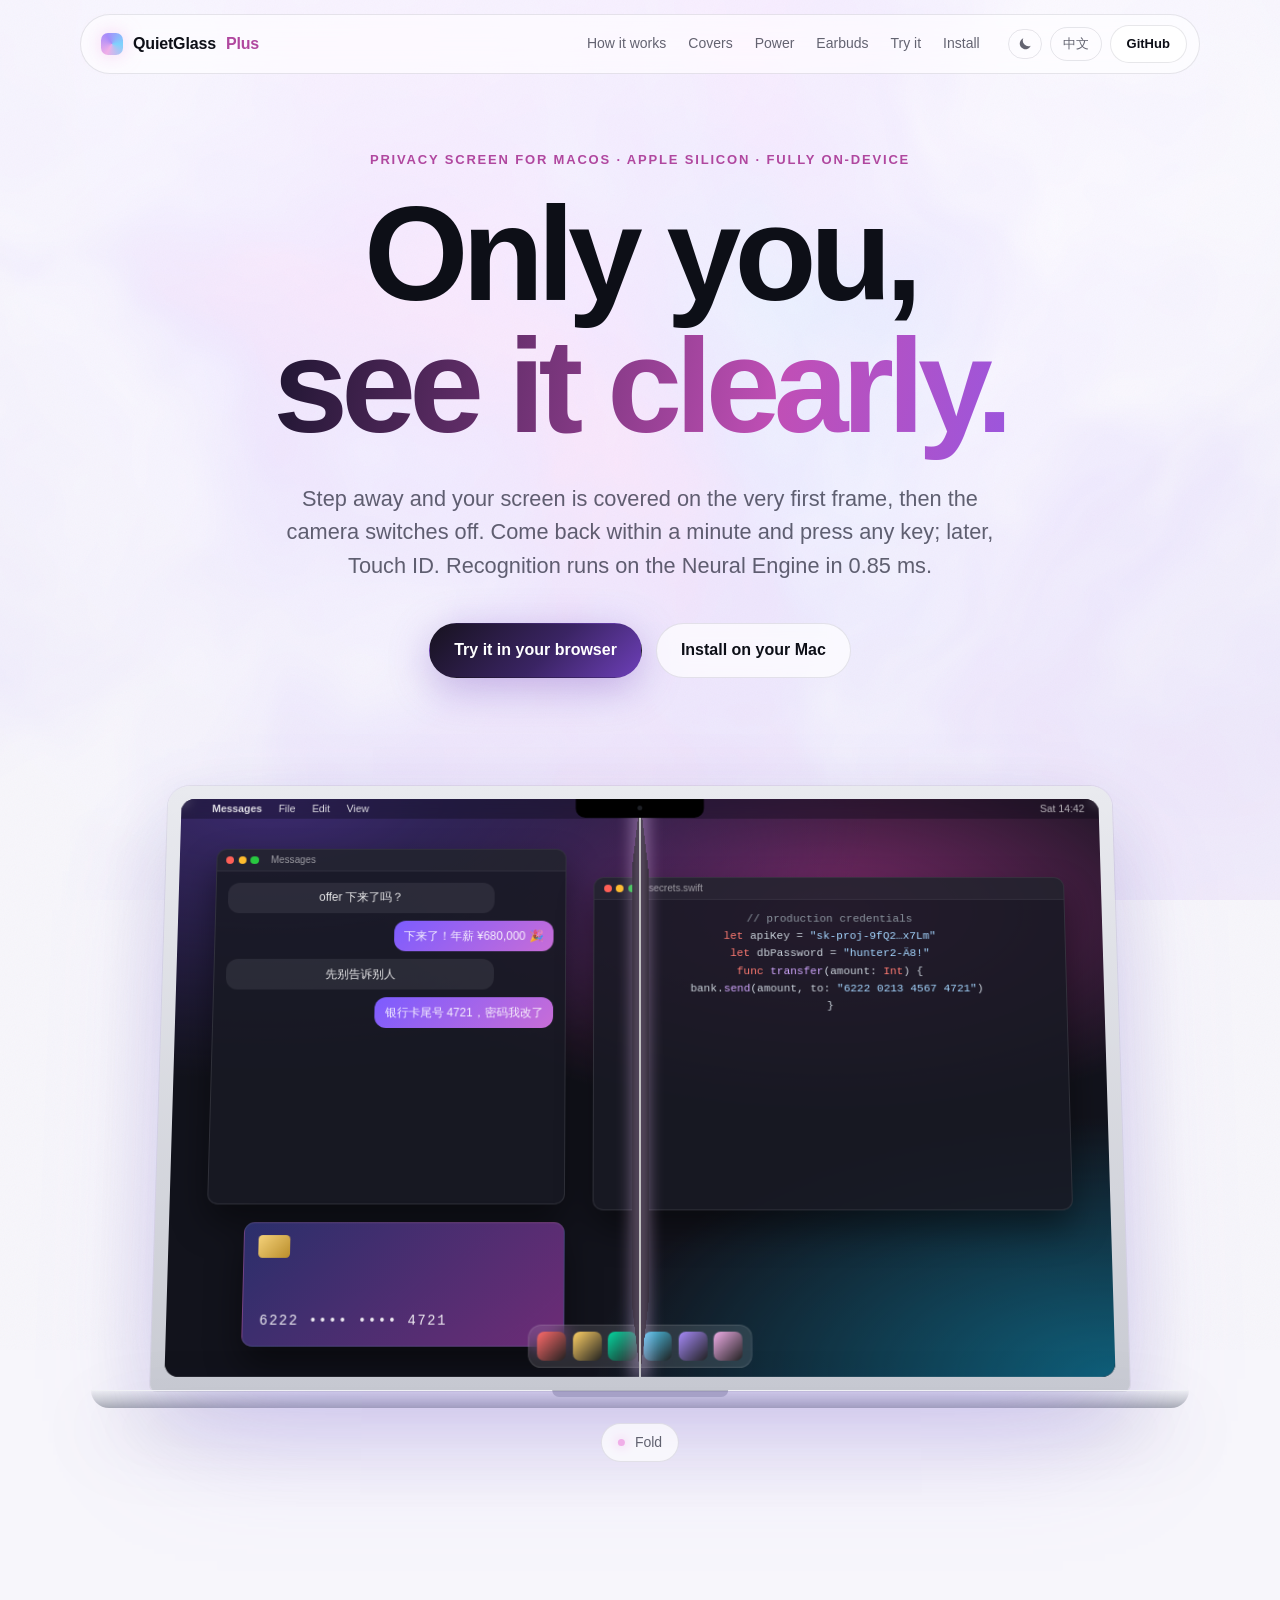
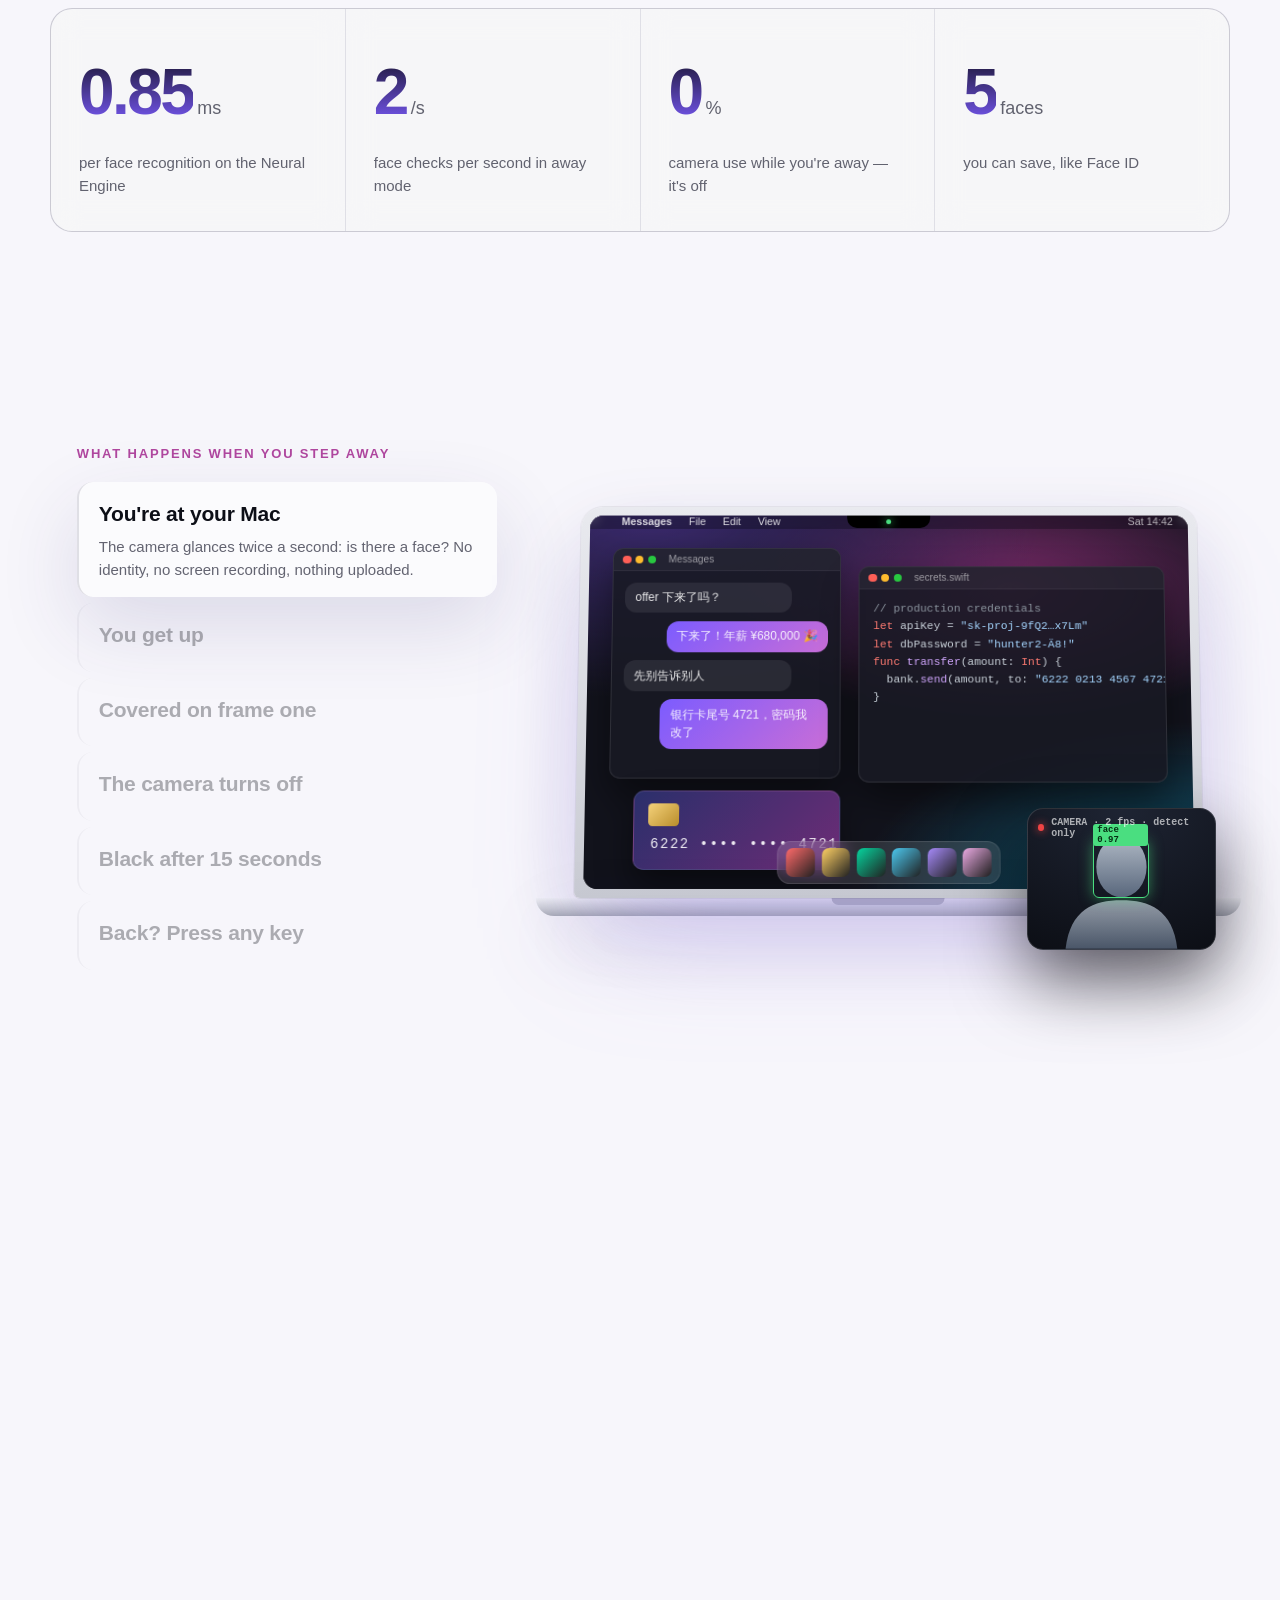
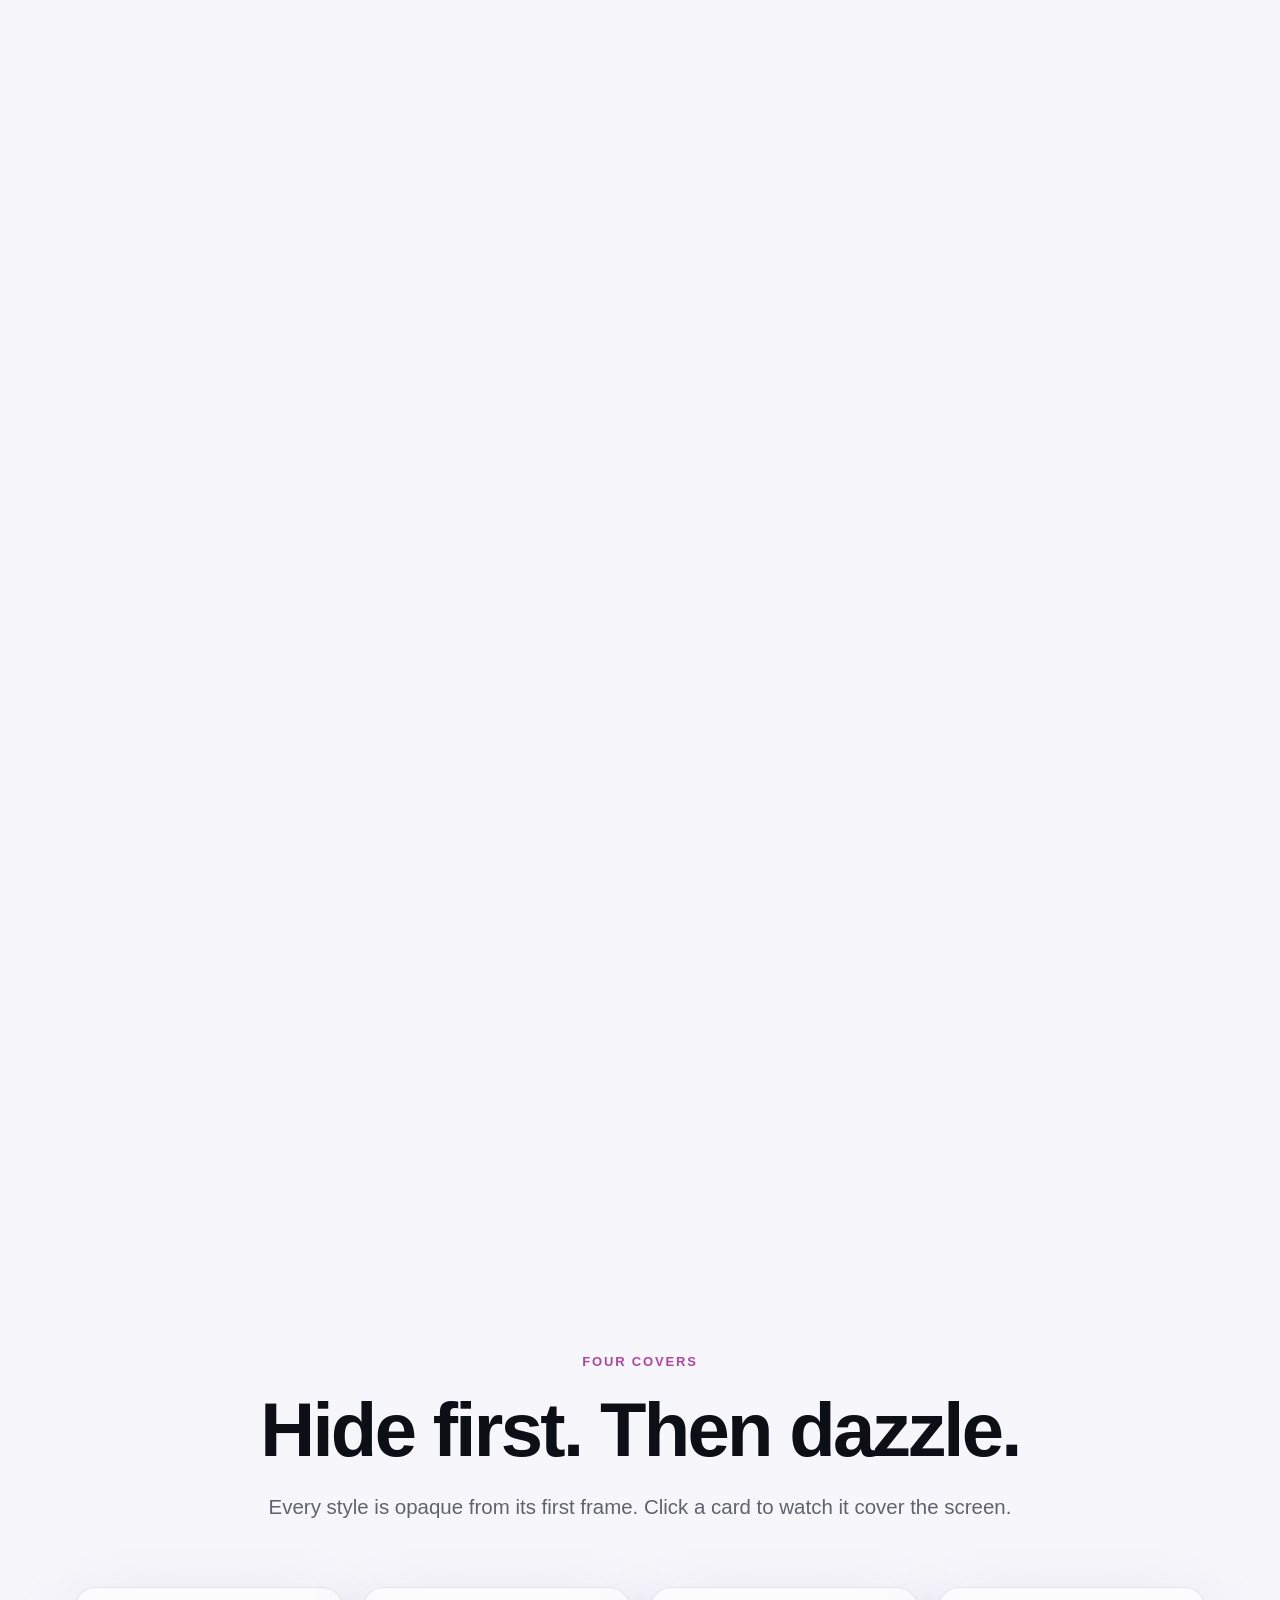
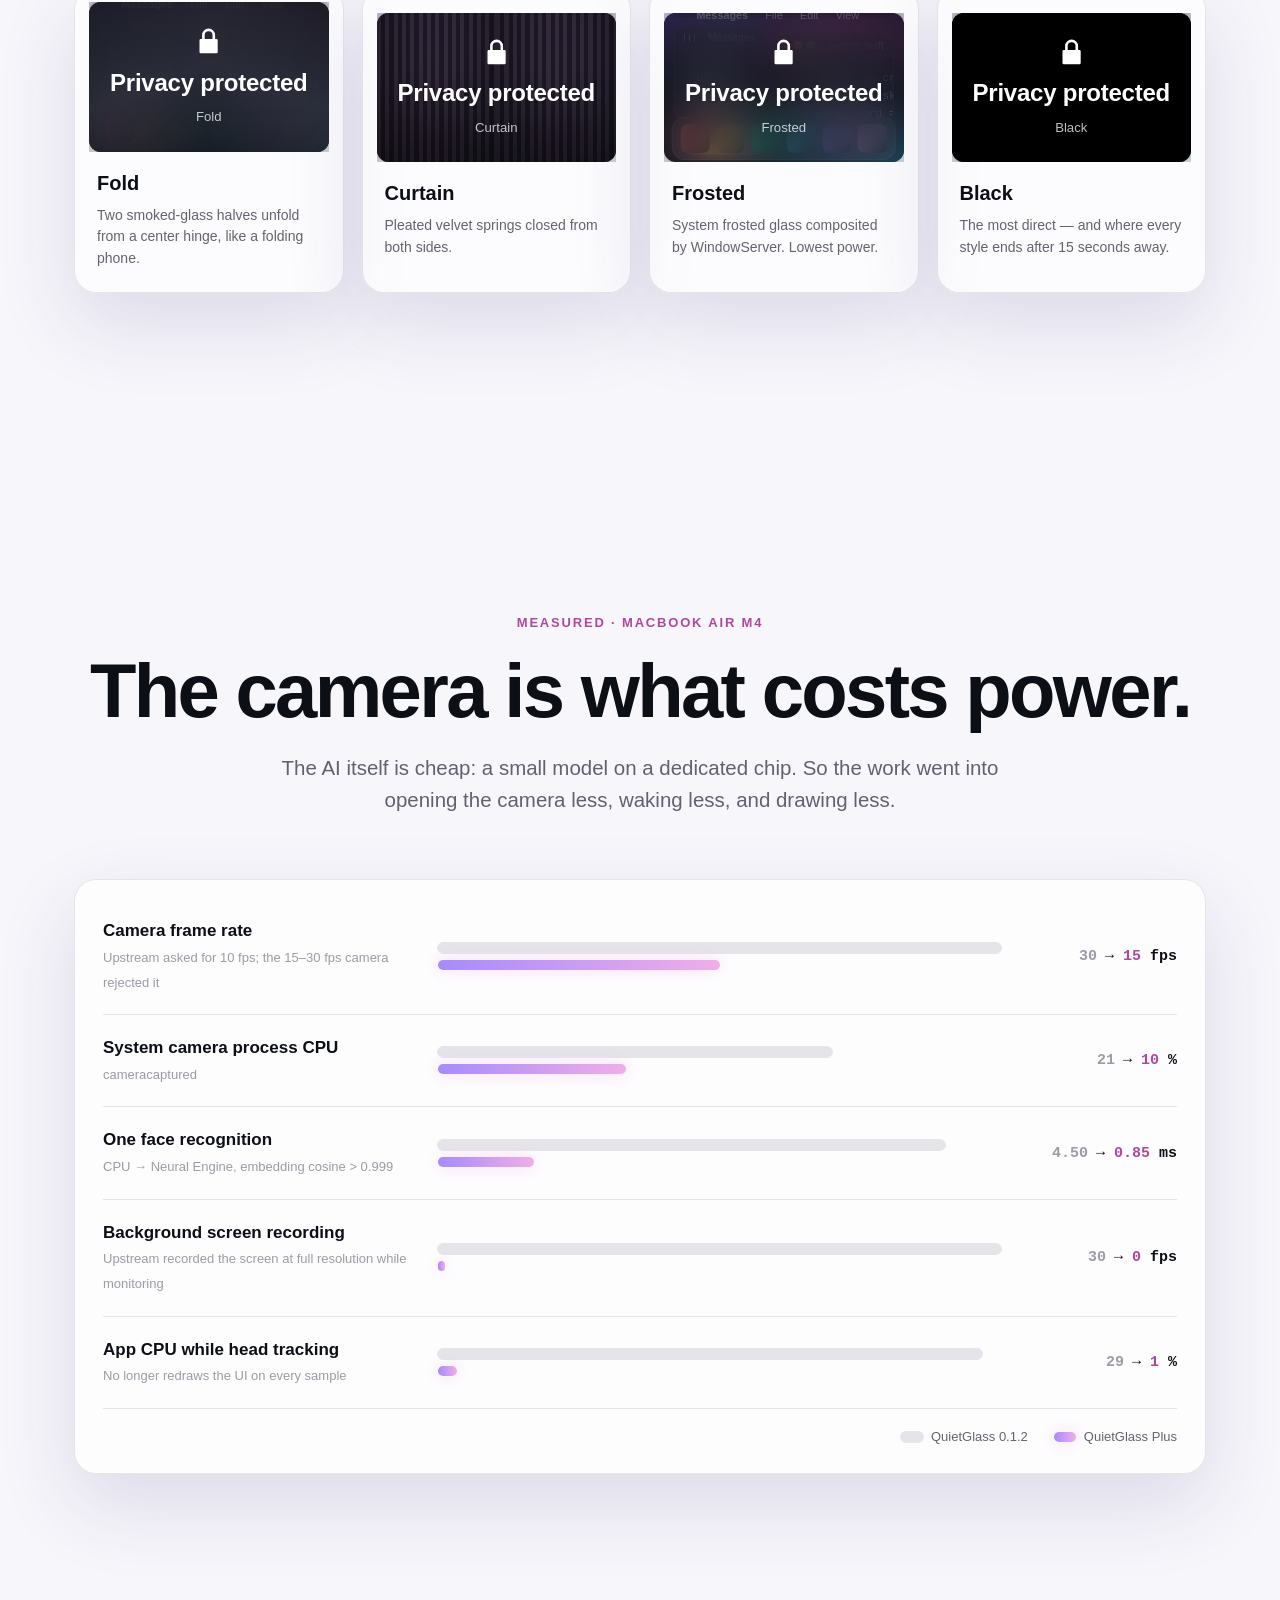
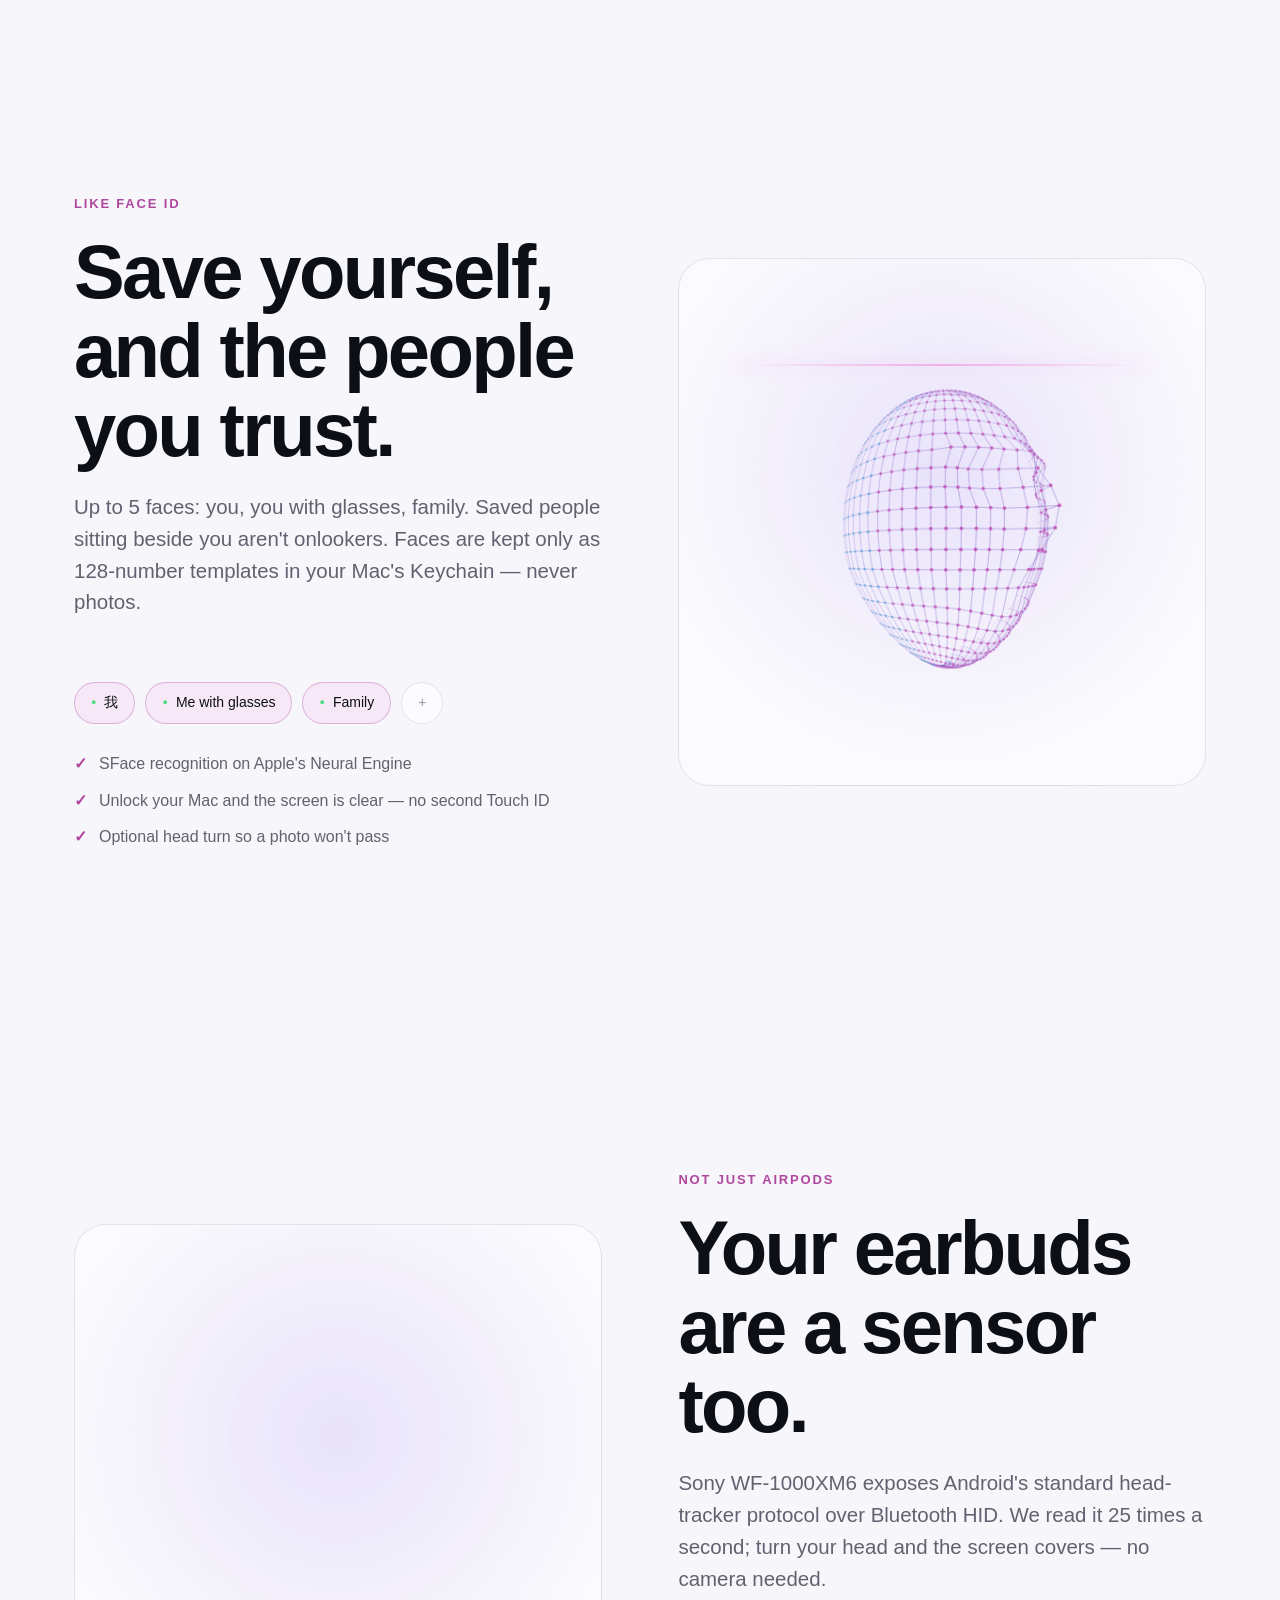
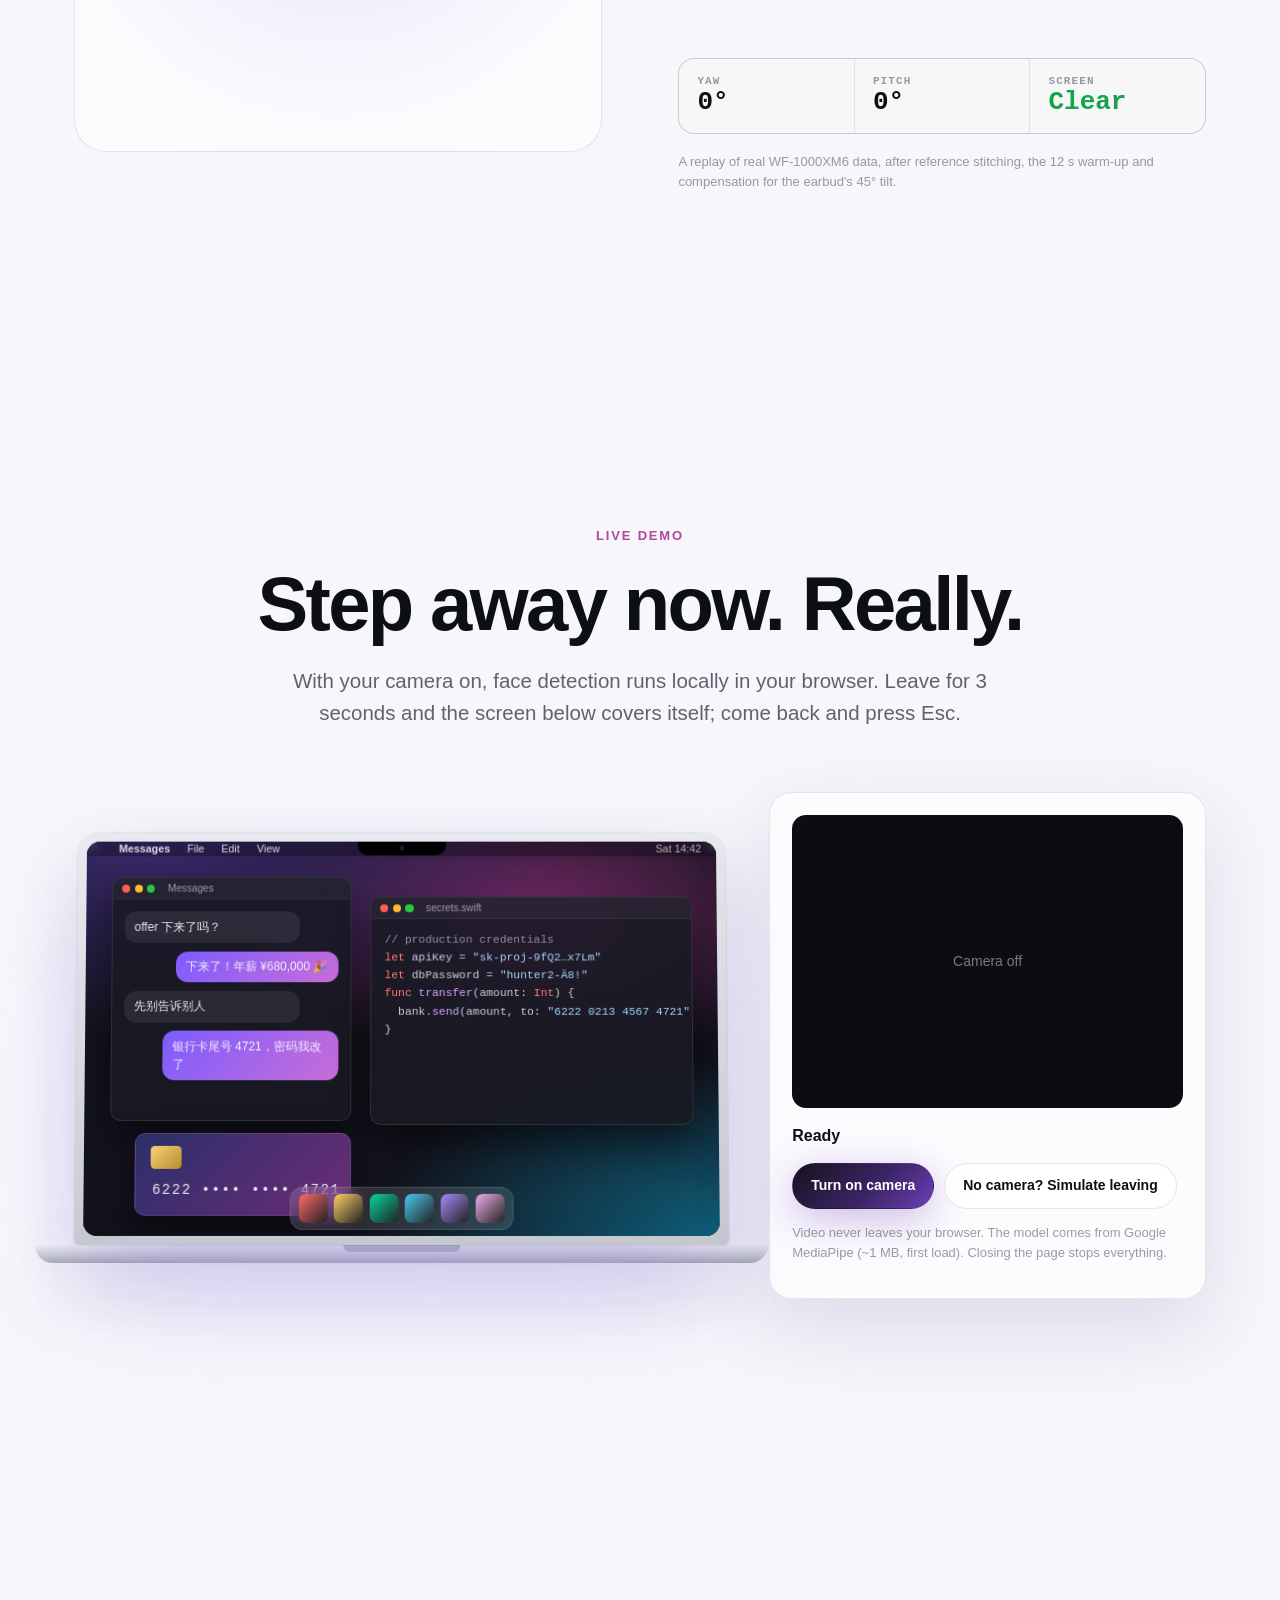
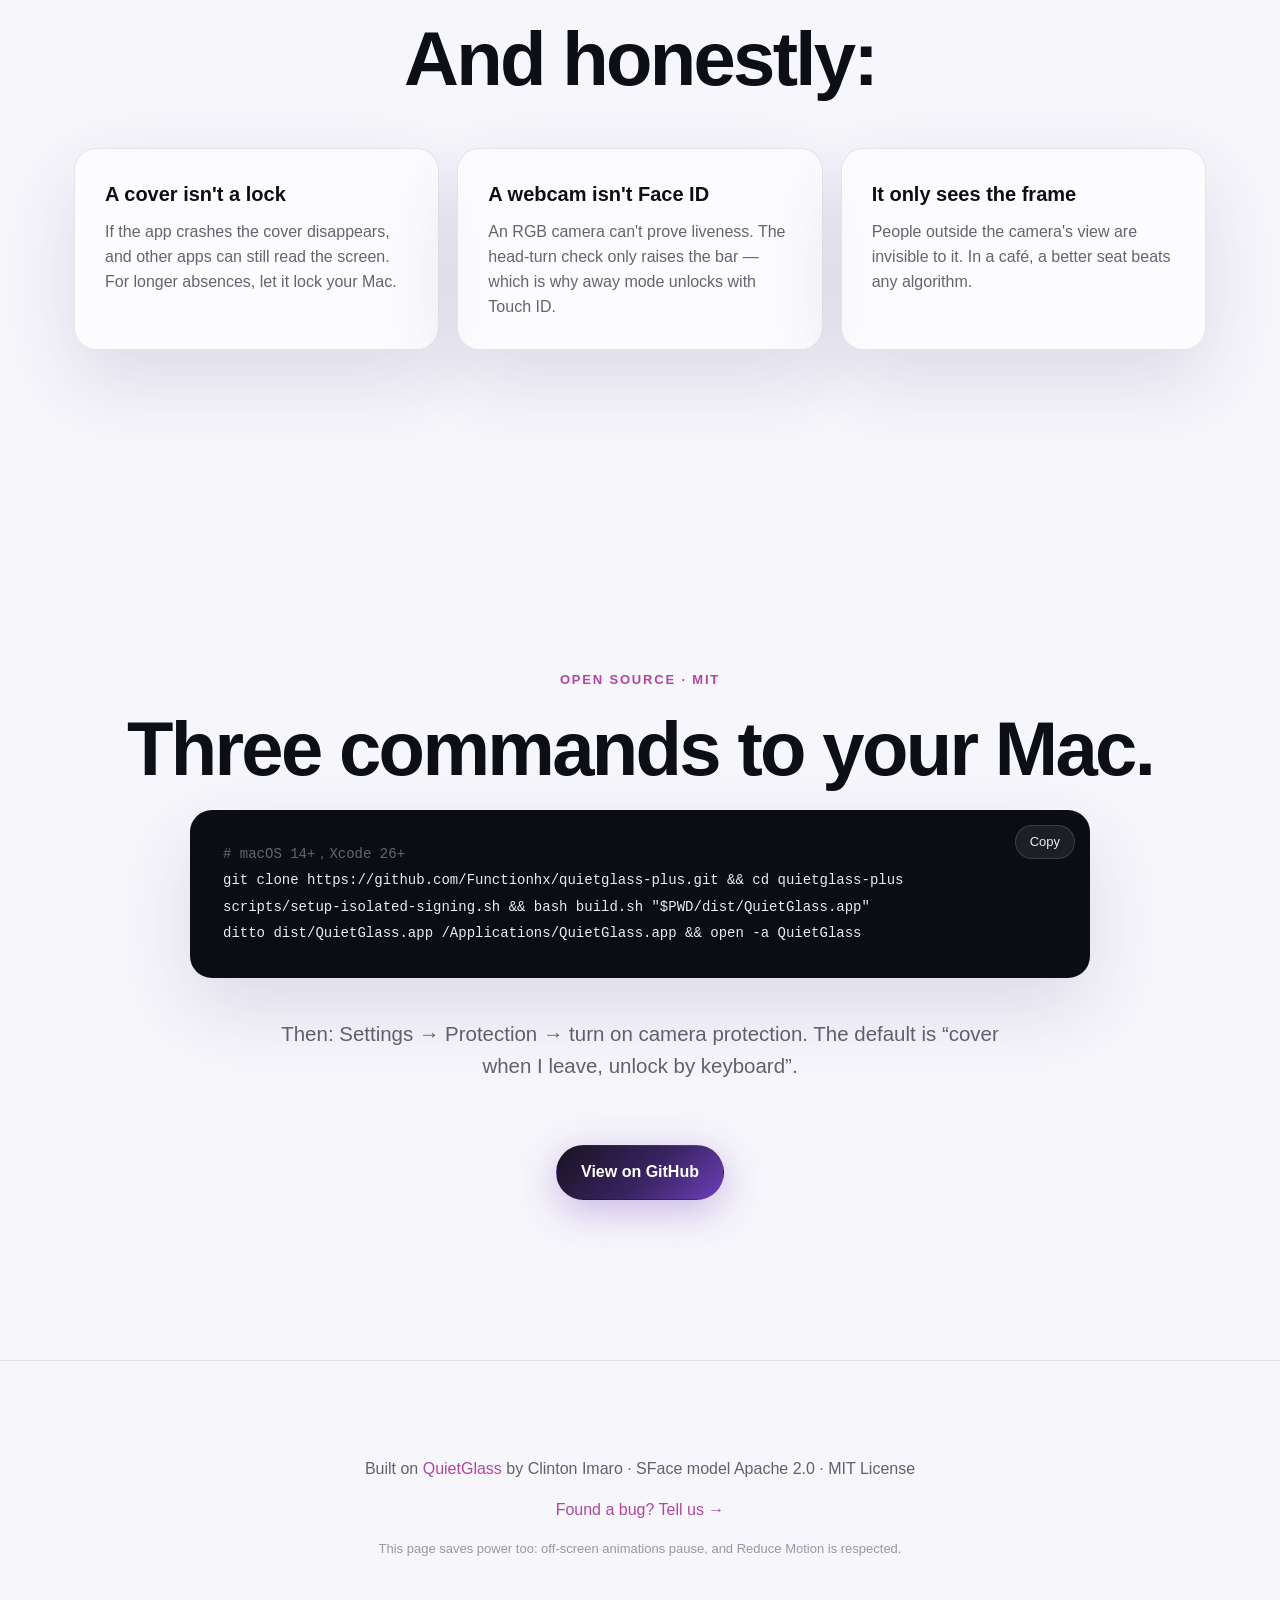
<file: site/index.html>
<!doctype html>
<html lang="zh-Hans">
<head>
  <meta charset="utf-8">
  <meta name="viewport" content="width=device-width, initial-scale=1">
  <title>QuietGlass Plus — 只有你在，屏幕才清晰</title>
  <meta name="description" content="为 Mac 打造的低功耗 AI 隐私屏：离开即遮挡，回来一键解锁。全部在本机运行。">
  <meta name="theme-color" content="#05060a" media="(prefers-color-scheme: dark)">
  <meta name="theme-color" content="#f7f6fb" media="(prefers-color-scheme: light)">
  <script>
    (() => { const saved = localStorage.getItem("qg-theme");
      document.documentElement.dataset.theme = saved || (matchMedia("(prefers-color-scheme: light)").matches ? "light" : "dark"); })();
  </script>
  <link rel="icon" href="data:image/svg+xml,%3Csvg xmlns='http://www.w3.org/2000/svg' viewBox='0 0 32 32'%3E%3Cdefs%3E%3ClinearGradient id='g' x1='0' y1='0' x2='1' y2='1'%3E%3Cstop offset='0' stop-color='%23f0aee8'/%3E%3Cstop offset='.5' stop-color='%23a78bfa'/%3E%3Cstop offset='1' stop-color='%237dd3fc'/%3E%3C/linearGradient%3E%3C/defs%3E%3Crect width='32' height='32' rx='9' fill='url(%23g)'/%3E%3C/svg%3E">
  <link rel="stylesheet" href="styles.css">
</head>
<body>
  <canvas id="aurora" aria-hidden="true"></canvas>
  <div class="grain" aria-hidden="true"></div>

  <nav class="nav">
    <a class="brand" href="#top"><span class="brand-mark"></span>QuietGlass <em>Plus</em></a>
    <div class="nav-links">
      <a href="#story" data-i18n="nav.story">原理</a>
      <a href="#styles" data-i18n="nav.styles">效果</a>
      <a href="#power" data-i18n="nav.power">功耗</a>
      <a href="#earbuds" data-i18n="nav.earbuds">耳机</a>
      <a href="#try" data-i18n="nav.try">试一试</a>
      <a href="#install" data-i18n="nav.install">安装</a>
    </div>
    <div class="nav-actions">
      <button class="theme" id="theme" aria-label="Switch light or dark theme"></button>
      <button class="lang" id="lang" aria-label="Switch language">EN</button>
      <a class="btn btn-ghost small" href="https://github.com/Functionhx/quietglass-plus">GitHub</a>
    </div>
  </nav>

  <!-- HERO -->
  <header class="hero" id="top">
    <p class="eyebrow reveal" data-i18n="hero.eyebrow">macOS 隐私屏 · Apple 芯片 · 全部本地运行</p>
    <h1 class="hero-title reveal">
      <span data-i18n="hero.title1">只有你在，</span><br>
      <span class="gradient-text" data-i18n="hero.title2">屏幕才清晰。</span>
    </h1>
    <p class="hero-sub reveal" data-i18n="hero.sub">离开座位，屏幕瞬间遮挡，摄像头随即关闭；一分钟内回来按任意键，超过就用 Touch ID 解锁。识别跑在神经网络引擎上，一次只要 0.85 毫秒。</p>
    <div class="hero-cta reveal">
      <a class="btn btn-primary" href="#try" data-i18n="hero.try">在浏览器里试试</a>
      <a class="btn btn-ghost" href="#install" data-i18n="hero.install">安装到 Mac</a>
    </div>

    <div class="hero-stage reveal" id="heroStage">
      <div class="laptop" id="heroLaptop">
        <div class="lid">
          <div class="bezel"><span class="notch"><i class="cam-led"></i></span>
            <div class="screen" id="heroScreen"></div>
          </div>
        </div>
        <div class="base"><span class="lip"></span></div>
      </div>
      <div class="hero-caption" id="heroCaption"><span class="dot"></span><span id="heroCaptionText">折叠</span></div>
    </div>
  </header>

  <!-- STATS STRIP -->
  <section class="strip">
    <div class="stat reveal"><b data-count="0.85" data-decimals="2">0</b><span>ms</span><p data-i18n="strip.ane">神经网络引擎上的一次人脸识别</p></div>
    <div class="stat reveal"><b data-count="2">0</b><span data-i18n="strip.fpsUnit">次/秒</span><p data-i18n="strip.detect">离开模式下的人脸检测频率</p></div>
    <div class="stat reveal"><b data-count="0">0</b><span>%</span><p data-i18n="strip.cameraOff">你离开时摄像头的占用（直接关闭）</p></div>
    <div class="stat reveal"><b data-count="5">0</b><span data-i18n="strip.faces">张</span><p data-i18n="strip.facesNote">可录入的面孔，像 Face ID 一样</p></div>
  </section>

  <!-- STORY (scrollytelling) -->
  <section class="story" id="story">
    <div class="story-sticky">
      <div class="story-text">
        <p class="eyebrow" data-i18n="story.eyebrow">一次离开，会发生什么</p>
        <ol class="steps" id="steps">
          <li data-step="0"><h3 data-i18n="story.s0t">你在电脑前</h3><p data-i18n="story.s0p">摄像头每秒只看两眼：画面里有没有人脸。不做身份识别，不录屏，不上传。</p></li>
          <li data-step="1"><h3 data-i18n="story.s1t">你起身离开</h3><p data-i18n="story.s1p">连续 5 秒看不到人脸才算离开。低头看手机、转头说话都不会误触发。</p></li>
          <li data-step="2"><h3 data-i18n="story.s2t">第一帧就盖住</h3><p data-i18n="story.s2p">先瞬间磨砂，再像折叠屏一样展开隐私面板。动画永远播放在已经遮住的画面上。</p></li>
          <li data-step="3"><h3 data-i18n="story.s3t">摄像头随即关闭</h3><p data-i18n="story.s3p">没人需要看着空椅子。你离开多久，摄像头就省多久的电。</p></li>
          <li data-step="4"><h3 data-i18n="story.s4t">15 秒后转为纯黑</h3><p data-i18n="story.s4p">实时磨砂会让系统持续计算模糊。没人看的时候，干脆变黑，连这部分也省下。</p></li>
          <li data-step="5"><h3 data-i18n="story.s5t">回来，按任意键</h3><p data-i18n="story.s5p">一分钟内按任意键，面板折回成一道光；离开更久就要 Touch ID。陌生人随手一按？解不开。</p></li>
        </ol>
      </div>
      <div class="story-visual">
        <div class="laptop" id="storyLaptop">
          <div class="lid">
            <div class="bezel"><span class="notch"><i class="cam-led" id="storyLed"></i></span>
              <div class="screen" id="storyScreen"></div>
            </div>
          </div>
          <div class="base"><span class="lip"></span></div>
        </div>
        <div class="viewfinder" id="viewfinder">
          <div class="vf-head">
            <span class="rec"></span><span id="vfLabel">CAMERA · 2 fps</span>
          </div>
          <svg class="vf-person" id="vfPerson" viewBox="0 0 200 150" aria-hidden="true">
            <defs><linearGradient id="pg" x1="0" x2="0" y1="0" y2="1"><stop offset="0" stop-color="#cbd5e1"/><stop offset="1" stop-color="#64748b"/></linearGradient></defs>
            <ellipse cx="100" cy="62" rx="27" ry="33" fill="url(#pg)" opacity=".85"/>
            <path d="M40 150 C45 108 70 98 100 98 C130 98 155 108 160 150 Z" fill="url(#pg)" opacity=".7"/>
          </svg>
          <div class="vf-box" id="vfBox"><span>face 0.97</span></div>
          <div class="vf-ring" id="vfRing"><svg viewBox="0 0 44 44"><circle cx="22" cy="22" r="19"/><circle class="arc" cx="22" cy="22" r="19"/></svg><b id="vfCount">5</b></div>
          <div class="vf-off" id="vfOff" data-i18n="story.camOff">摄像头已关闭</div>
          <div class="keys" id="keys"><kbd>esc</kbd><span class="touchid"></span></div>
        </div>
      </div>
    </div>
  </section>

  <!-- COVER STYLES -->
  <section class="section" id="styles">
    <p class="eyebrow center reveal" data-i18n="styles.eyebrow">四种遮挡效果</p>
    <h2 class="section-title center reveal" data-i18n="styles.title">先遮住，再惊艳。</h2>
    <p class="section-sub center reveal" data-i18n="styles.sub">每一种效果的第一帧都是不透明的。点一下卡片，看它如何盖住屏幕。</p>
    <div class="style-grid">
      <button class="style-card reveal spot" data-style="fold"><div class="mini"><div class="screen"></div></div><h3 data-i18n="styles.fold">折叠</h3><p data-i18n="styles.foldP">两片烟熏玻璃从中缝铰链展开，像折叠屏合上又打开。</p></button>
      <button class="style-card reveal spot" data-style="curtain"><div class="mini"><div class="screen"></div></div><h3 data-i18n="styles.curtain">幕布</h3><p data-i18n="styles.curtainP">天鹅绒般的褶皱幕布从两侧弹性合拢。</p></button>
      <button class="style-card reveal spot" data-style="frosted"><div class="mini"><div class="screen"></div></div><h3 data-i18n="styles.frosted">磨砂</h3><p data-i18n="styles.frostedP">系统级磨砂玻璃，由 WindowServer 合成，功耗最低。</p></button>
      <button class="style-card reveal spot" data-style="black"><div class="mini"><div class="screen"></div></div><h3 data-i18n="styles.black">纯黑</h3><p data-i18n="styles.blackP">最干脆的一种。也是离开 15 秒后所有效果的归宿。</p></button>
    </div>
  </section>

  <!-- POWER -->
  <section class="section" id="power">
    <p class="eyebrow center reveal" data-i18n="power.eyebrow">实测 · MacBook Air M4</p>
    <h2 class="section-title center reveal" data-i18n="power.title">真正耗电的，是摄像头。</h2>
    <p class="section-sub center reveal" data-i18n="power.sub">AI 本身很省：小模型加专用芯片。所以我们把力气花在少开摄像头、少唤醒、少渲染上。</p>
    <div class="power-table reveal" id="powerTable">
      <div class="power-row" data-before="30" data-after="15" data-max="30" data-unit="fps">
        <div class="pr-label"><b data-i18n="power.fps">摄像头帧率</b><span data-i18n="power.fpsNote">原版想限到 10 fps，被只支持 15–30 的摄像头拒绝了</span></div>
        <div class="pr-bars"><i class="before"></i><i class="after"></i></div><div class="pr-val"></div>
      </div>
      <div class="power-row" data-before="21" data-after="10" data-max="30" data-unit="%">
        <div class="pr-label"><b data-i18n="power.cam">系统摄像头进程 CPU</b><span>cameracaptured</span></div>
        <div class="pr-bars"><i class="before"></i><i class="after"></i></div><div class="pr-val"></div>
      </div>
      <div class="power-row" data-before="4.5" data-after="0.85" data-max="5" data-unit="ms" data-decimals="2">
        <div class="pr-label"><b data-i18n="power.sface">一次人脸识别</b><span data-i18n="power.sfaceNote">CPU → 神经网络引擎，特征余弦相似度 &gt; 0.999</span></div>
        <div class="pr-bars"><i class="before"></i><i class="after"></i></div><div class="pr-val"></div>
      </div>
      <div class="power-row" data-before="30" data-after="0" data-max="30" data-unit="fps">
        <div class="pr-label"><b data-i18n="power.rec">监测时的后台录屏</b><span data-i18n="power.recNote">原版一直以全分辨率录屏备着模糊图</span></div>
        <div class="pr-bars"><i class="before"></i><i class="after"></i></div><div class="pr-val"></div>
      </div>
      <div class="power-row" data-before="29" data-after="1" data-max="30" data-unit="%">
        <div class="pr-label"><b data-i18n="power.idle">头部追踪时 App 的 CPU</b><span data-i18n="power.idleNote">不再每帧重绘界面</span></div>
        <div class="pr-bars"><i class="before"></i><i class="after"></i></div><div class="pr-val"></div>
      </div>
      <div class="legend"><span><i class="before"></i>QuietGlass 0.1.2</span><span><i class="after"></i>QuietGlass Plus</span></div>
    </div>
  </section>

  <!-- FACES -->
  <section class="section split" id="faces">
    <div class="split-text">
      <p class="eyebrow reveal" data-i18n="faces.eyebrow">像 Face ID 一样</p>
      <h2 class="section-title reveal" data-i18n="faces.title">录入你，也录入你信任的人。</h2>
      <p class="section-sub reveal" data-i18n="faces.sub">最多 5 张面孔：你、戴眼镜的你、家人。已保存的人坐在身边不算旁观者。面孔只以 128 维模板的形式加密存放在本机钥匙串里，从不保存照片。</p>
      <div class="chips reveal"><span class="chip on">我</span><span class="chip on" data-i18n="faces.glasses">戴眼镜的我</span><span class="chip on" data-i18n="faces.family">家人</span><span class="chip add">+</span></div>
      <ul class="ticks reveal">
        <li data-i18n="faces.t1">识别模型 SFace，跑在 Apple 神经网络引擎上</li>
        <li data-i18n="faces.t2">解锁 Mac 后直接清晰，不必再用一次 Touch ID</li>
        <li data-i18n="faces.t3">可选：恢复时轻轻转头，让照片骗不过去</li>
      </ul>
    </div>
    <div class="split-visual reveal"><canvas id="faceMesh" width="560" height="560" aria-hidden="true"></canvas><div class="scan"></div></div>
  </section>

  <!-- EARBUDS -->
  <section class="section split reverse" id="earbuds">
    <div class="split-text">
      <p class="eyebrow reveal" data-i18n="ear.eyebrow">不止 AirPods</p>
      <h2 class="section-title reveal" data-i18n="ear.title">你的耳机，也是一枚传感器。</h2>
      <p class="section-sub reveal" data-i18n="ear.sub">Sony WF-1000XM6 通过蓝牙 HID 暴露了 Android 标准的头部追踪协议。我们直接读取，每秒 25 次；你一转头，屏幕就遮住，全程不需要摄像头。</p>
      <div class="readout reveal">
        <div><span>yaw</span><b id="yawVal">0°</b></div>
        <div><span>pitch</span><b id="pitchVal">0°</b></div>
        <div><span data-i18n="ear.state">屏幕</span><b id="earState" class="is-clear" data-i18n="ear.clear">清晰</b></div>
      </div>
      <p class="fine reveal" data-i18n="ear.note">回放的是真实录到的 WF-1000XM6 数据片段：参考系拼接、12 秒预热、耳塞 45° 倾斜补偿之后的结果。</p>
    </div>
    <div class="split-visual reveal"><canvas id="headCanvas" width="560" height="560" aria-hidden="true"></canvas></div>
  </section>

  <!-- TRY -->
  <section class="section" id="try">
    <p class="eyebrow center reveal" data-i18n="try.eyebrow">现场演示</p>
    <h2 class="section-title center reveal" data-i18n="try.title">现在就离开一下试试。</h2>
    <p class="section-sub center reveal" data-i18n="try.sub">打开摄像头后，人脸检测在你的浏览器里本地运行。离开 3 秒，下面这块“屏幕”就会遮住；回来按 Esc 解锁。</p>
    <div class="try-wrap reveal">
      <div class="try-screen">
        <div class="laptop compact"><div class="lid"><div class="bezel"><span class="notch"><i class="cam-led" id="tryLed"></i></span><div class="screen" id="tryScreen"></div></div></div><div class="base"><span class="lip"></span></div></div>
      </div>
      <div class="try-panel">
        <div class="try-video"><video id="tryVideo" playsinline muted></video><div class="vf-box" id="tryBox"></div><div class="try-placeholder" id="tryPlaceholder" data-i18n="try.placeholder">摄像头未开启</div></div>
        <p class="try-status" id="tryStatus" data-i18n="try.idle">准备就绪</p>
        <div class="try-buttons">
          <button class="btn btn-primary" id="tryStart" data-i18n="try.start">打开摄像头</button>
          <button class="btn btn-ghost" id="trySim" data-i18n="try.sim">没有摄像头？模拟离开</button>
        </div>
        <p class="fine" data-i18n="try.privacy">画面不会离开你的浏览器。模型来自 Google MediaPipe（首次加载约 1 MB）。关闭页面即停止。</p>
      </div>
    </div>
  </section>

  <!-- HONEST -->
  <section class="section" id="honest">
    <h2 class="section-title center reveal" data-i18n="honest.title">我们也想诚实地告诉你。</h2>
    <div class="honest-grid">
      <div class="honest reveal spot"><h3 data-i18n="honest.h1">遮罩不是锁屏</h3><p data-i18n="honest.p1">App 崩溃时遮罩会消失，其他程序也可能读取屏幕。离开久了，让它替你锁上 Mac。</p></div>
      <div class="honest reveal spot"><h3 data-i18n="honest.h2">普通摄像头不是 Face ID</h3><p data-i18n="honest.p2">RGB 摄像头无法证明活体。转头确认只是提高门槛，所以离开模式默认用 Touch ID 解锁。</p></div>
      <div class="honest reveal spot"><h3 data-i18n="honest.h3">只看得见镜头里的人</h3><p data-i18n="honest.p3">站在摄像头视野外的人看不到。坐在咖啡馆角落，更好的位置比任何算法都管用。</p></div>
    </div>
  </section>

  <!-- INSTALL -->
  <section class="section" id="install">
    <p class="eyebrow center reveal" data-i18n="install.eyebrow">开源 · MIT</p>
    <h2 class="section-title center reveal" data-i18n="install.title">三行命令，装进你的 Mac。</h2>
    <div class="cmd reveal spot">
      <button class="copy" id="copy" data-i18n="install.copy">复制</button>
<pre id="code"><span class="c"># macOS 14+，Xcode 26+</span>
git clone https://github.com/Functionhx/quietglass-plus.git && cd quietglass-plus
scripts/setup-isolated-signing.sh && bash build.sh "$PWD/dist/QuietGlass.app"
ditto dist/QuietGlass.app /Applications/QuietGlass.app && open -a QuietGlass</pre>
    </div>
    <p class="section-sub center reveal" data-i18n="install.after">打开后：设置 → 保护 → 打开“摄像头自动保护”。默认就是“离开时遮挡，回来按键解锁”。</p>
    <div class="hero-cta center reveal"><a class="btn btn-primary" href="https://github.com/Functionhx/quietglass-plus" data-i18n="install.github">在 GitHub 上查看</a></div>
  </section>

  <footer class="footer">
    <p data-i18n="footer.credit">基于 Clinton Imaro 的 <a href="https://github.com/clintonimaroo/quietglass">QuietGlass</a> 改造 · SFace 模型 Apache 2.0 · MIT License</p>
    <p><a href="https://github.com/Functionhx/quietglass-plus/issues/new?template=bug_report.yml" data-i18n="footer.bug">发现问题？报告给我们 →</a></p>
    <p class="fine" data-i18n="footer.power">这个页面也省电：滚出视口的动画会暂停，并遵循系统的“减少动态效果”。</p>
  </footer>

  <script src="main.js" type="module"></script>
</body>
</html>
</file>
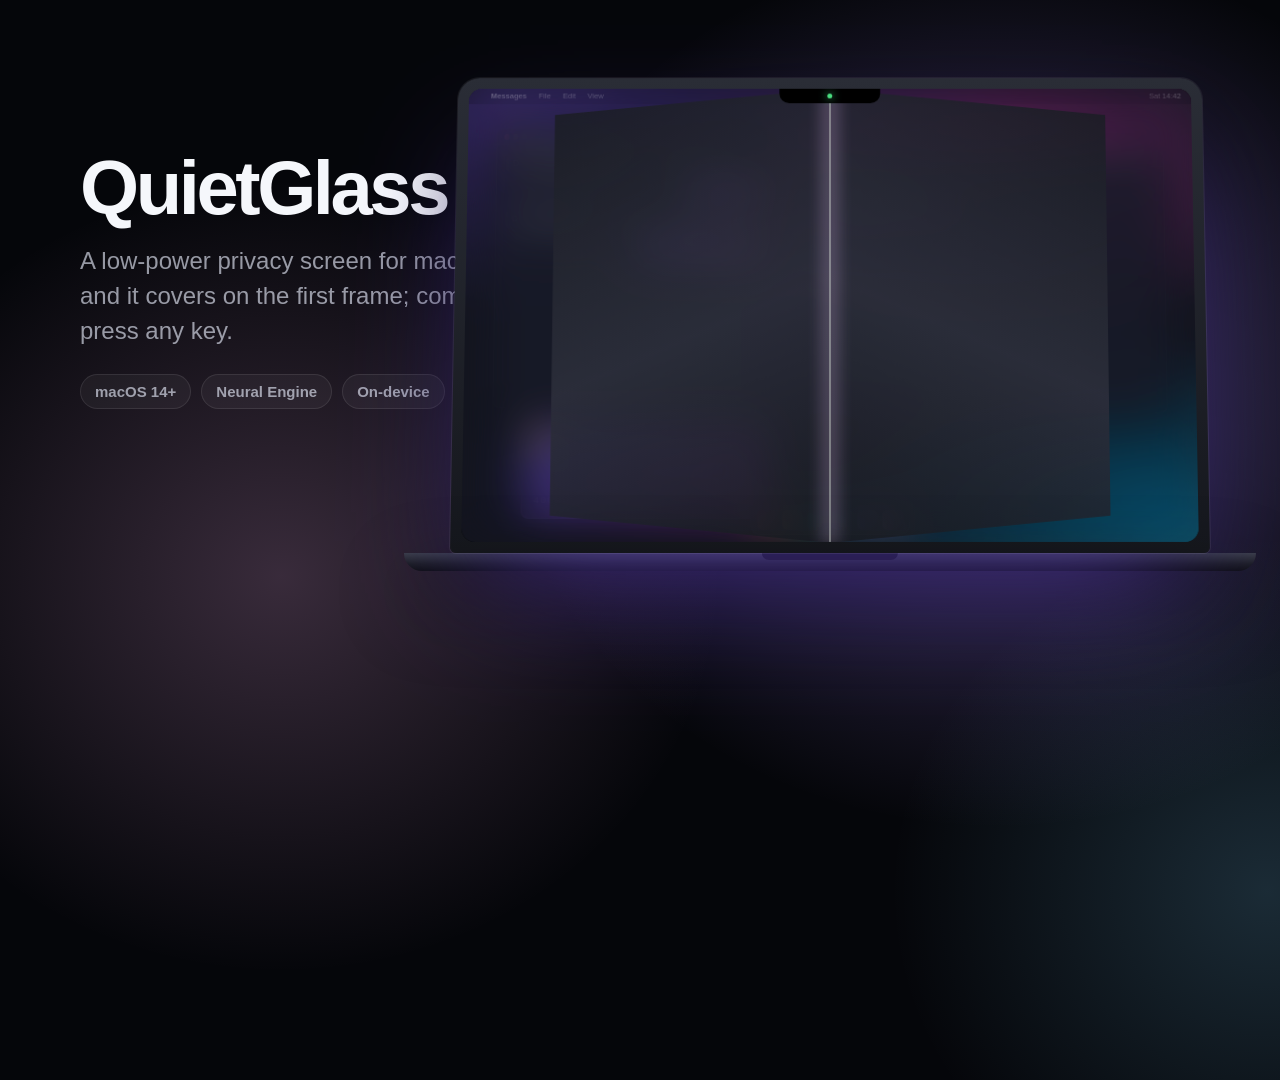
<file: media/readme/src/kit.html>
<!doctype html>
<!-- README image kit. Renders one deterministic frame per URL, e.g.
     kit.html?shot=banner&theme=dark · ?shot=styles · ?shot=flow · ?shot=fold&t=0.4
     Rendered by media/readme/src/render.sh with headless Chrome. -->
<html>
<head>
<meta charset="utf-8">
<link rel="stylesheet" href="../../../site/styles.css">
<style>
  *, *::before, *::after { transition: none !important; animation: none !important; }
  html, body { margin: 0; overflow: hidden; }
  body { background: var(--bg); }
  .kit { position: absolute; inset: 0; }
  .glow { position: absolute; inset: -20%; background:
      radial-gradient(40% 50% at 70% 45%, rgba(167,139,250,.35), transparent 70%),
      radial-gradient(35% 45% at 30% 60%, rgba(240,174,232,.22), transparent 70%),
      radial-gradient(30% 40% at 85% 85%, rgba(125,211,252,.18), transparent 70%); }
  :root[data-theme="light"] .glow { opacity: .8; }
  .reveal { opacity: 1 !important; transform: none !important; }
  .bezel .screen { font-size: var(--fs, 10px); }
  .cover .badge { opacity: 1; transform: none; }
  .title { font-size: 76px; font-weight: 800; letter-spacing: -.045em; line-height: 1; margin: 0 0 18px; }
  .tag { font-size: 24px; color: var(--muted); line-height: 1.45; margin: 0 0 26px; max-width: 560px; }
  .pills { display: flex; gap: 10px; flex-wrap: wrap; }
  .pill { font: 600 15px var(--font); padding: 8px 14px; border-radius: 99px; border: 1px solid var(--line); background: var(--glass); color: var(--muted); }
  .label { text-align: center; font: 600 20px var(--font); margin-top: 16px; color: var(--ink); }
  .sub { text-align: center; font: 15px var(--font); color: var(--muted); margin-top: 4px; }
  .stepno { position: absolute; top: 12px; left: 14px; width: 26px; height: 26px; border-radius: 50%; display: grid; place-items: center;
         font: 700 13px var(--font); color: #120916; background: linear-gradient(135deg, #fff, var(--pink)); z-index: 40; }
  .cam { position: absolute; right: 8px; bottom: 8px; z-index: 40; font: 600 11px var(--mono); padding: 4px 8px; border-radius: 6px;
         background: rgba(0,0,0,.65); color: #fff; display: flex; gap: 6px; align-items: center; }
  .cam i { width: 7px; height: 7px; border-radius: 50%; background: #4ade80; box-shadow: 0 0 6px #4ade80; }
  .cam.off i { background: #555; box-shadow: none; }
  .facebox { position: absolute; left: 41%; top: 26%; width: 18%; height: 44%; border: 2px solid #4ade80; border-radius: 8px; z-index: 35;
             box-shadow: 0 0 12px rgba(74,222,128,.6); }
  .ring { position: absolute; left: 50%; top: 50%; transform: translate(-50%,-50%); z-index: 40; width: 74px; height: 74px; border-radius: 50%;
          border: 4px solid rgba(255,255,255,.25); border-top-color: var(--pink); border-right-color: var(--pink); display: grid; place-items: center;
          font: 700 26px var(--mono); color: #fff; background: rgba(0,0,0,.35); }
  .keycap { position: absolute; left: 50%; bottom: 14%; transform: translateX(-50%); z-index: 45; display: flex; gap: 10px; align-items: center; }
  .keycap kbd { font: 600 15px var(--font); padding: 9px 14px; border-radius: 9px; background: linear-gradient(180deg, #2b2e38, #17191f);
                border: 1px solid rgba(255,255,255,.18); box-shadow: 0 3px 0 #0a0b0e; color: #fff; }
  .keycap span { font: 600 13px var(--font); color: #fff; opacity: .8; }
</style>
<script>
  document.documentElement.dataset.theme = new URLSearchParams(location.search).get("theme") || "dark";
</script>
</head>
<body>
<div class="kit"><div class="glow"></div><div id="root"></div></div>
<script>
const q = new URLSearchParams(location.search);
const shot = q.get("shot") || "banner";
const zh = q.get("lang") === "zh";
const LOCK = `<svg class="lock" viewBox="0 0 24 24" fill="#fff"><path d="M7 10V7a5 5 0 0 1 10 0v3h1a1 1 0 0 1 1 1v9a1 1 0 0 1-1 1H6a1 1 0 0 1-1-1v-9a1 1 0 0 1 1-1h1Zm2 0h6V7a3 3 0 0 0-6 0v3Z"/></svg>`;
function desktop() {
  const dock = ["#ff6b6b", "#ffd166", "#06d6a0", "#4cc9f0", "#a78bfa", "#f0aee8"].map((c) => `<i style="background:linear-gradient(135deg,${c},#222)"></i>`).join("");
  return `<div class="desktop"><div class="menubar"><b></b><b>Messages</b><span>File</span><span>Edit</span><span>View</span><span class="right">Sat 14:42</span></div>
    <div class="win chat"><div class="bar"><i></i><i></i><i></i><span>Messages</span></div><div class="msgs">
      <div class="m">Did the offer come through?</div><div class="m me">Yes! $96,000 🎉</div><div class="m">Don't tell anyone yet</div><div class="m me">Card ends 4721, new PIN set</div></div></div>
    <div class="win code"><div class="bar"><i></i><i></i><i></i><span>secrets.swift</span></div><pre><span class="cm">// production credentials</span>
<span class="k">let</span> apiKey = <span class="s">"sk-proj-9fQ2…x7Lm"</span>
<span class="k">let</span> dbPassword = <span class="s">"hunter2-Ä8!"</span>
<span class="k">func</span> <span class="f">transfer</span>(amount: <span class="k">Int</span>) {
  bank.<span class="f">send</span>(amount, to: <span class="s">"4000 1234 5678 4721"</span>)
}</pre></div>
    <div class="win card"><span class="chipx"></span><span class="num">4000 •••• •••• 4721</span></div><div class="dock">${dock}</div></div>`;
}
const T = (en, cn) => (zh ? cn : en);
// state: {style, covered, t (0..1 fold/curtain progress), black, badge: [title, line, hint], extra: html}
function laptop(state = {}, { width = 900, fs = 10, extra = "" } = {}) {
  const { style = "fold", covered = false, t = 1, black = false, badge = [T("Privacy protected", "隐私保护中"), T("You stepped away", "你已离开"), T("Press any key to unlock", "按任意键解锁")], led = true } = state;
  const e = 1 - Math.pow(1 - t, 3);
  const angle = 88.6 * (1 - e);
  const sheetL = style === "fold" ? `transform: rotateY(${-angle}deg)` : style === "curtain" ? `transform: translateX(${-100 * (1 - e)}%)` : "";
  const sheetR = style === "fold" ? `transform: rotateY(${angle}deg)` : style === "curtain" ? `transform: translateX(${100 * (1 - e)}%)` : "";
  const shade = style === "fold" ? .75 * (1 - e) : 0;
  const hinge = style === "fold" && covered && t < 1 ? Math.max(0, 1 - t * 1.4) : 0;
  return `<div class="laptop" style="width:${width}px; --tilt-x: 6deg">
    <div class="lid"><div class="bezel"><span class="notch"><i class="cam-led ${led ? "on" : ""}"></i></span>
      <div class="screen style-${style} ${covered ? "covered" : ""}" style="--fs:${fs}px">${desktop()}
        <div class="cover"><div class="frost" style="opacity:${covered ? 1 : 0}"></div>
          <div class="stage"><div class="sheet l" style="${sheetL}"></div><div class="sheet r" style="${sheetR}"></div>
          <div class="hinge" style="opacity:${hinge}"></div></div>
          <div class="dim" style="opacity:${black || style === "black" ? 1 : 0}"></div>
          <div class="badge" style="opacity:${covered && (t >= .85 || style === "frosted" || style === "black") ? 1 : 0}">${LOCK}<b>${badge[0]}</b><span>${badge[1]}</span>${badge[2] ? `<em>${badge[2]}</em>` : ""}</div>
        </div>${extra}</div></div></div>
    <div class="base"><span class="lip"></span></div></div>`;
}
const root = document.getElementById("root");
const place = (html, style) => { root.innerHTML = `<div style="position:absolute;${style}">${html}</div>`; };
if (shot === "banner") {
  root.innerHTML = `
    <div style="position:absolute; left:80px; top:150px; width:620px">
      <h1 class="title">QuietGlass <span class="gradient-text">Plus</span></h1>
      <p class="tag">${T("A low-power privacy screen for macOS. Step away and it covers on the first frame; come back and press any key.", "为 Mac 打造的低功耗隐私屏。离开即遮挡，回来按任意键解锁。")}</p>
      <div class="pills"><span class="pill">macOS 14+</span><span class="pill">Neural Engine</span><span class="pill">${T("On-device", "全部本地")}</span><span class="pill">MIT</span></div>
    </div>
    <div style="position:absolute; right:70px; top:70px">${laptop({ covered: true, t: +(q.get("t") || .3) }, { width: 760, fs: 8.5 })}</div>`;
} else if (shot === "styles") {
  const cell = (style, name, desc) => `<div style="width:700px">${laptop({ style, covered: true, t: 1, badge: [T("Privacy protected", "隐私保护中"), name, ""] }, { width: 700, fs: 8 })}
    <div class="label">${name}</div><div class="sub">${desc}</div></div>`;
  root.innerHTML = `<div style="position:absolute; inset:50px 70px; display:grid; grid-template-columns:1fr 1fr; gap:46px 90px">
    ${cell("fold", T("Fold", "折叠"), T("Smoked glass unfolds from a center hinge", "烟熏玻璃从中缝铰链展开"))}
    ${cell("curtain", T("Curtain", "幕布"), T("Pleated velvet springs closed", "褶皱幕布从两侧弹性合拢"))}
    ${cell("frosted", T("Frosted", "磨砂"), T("System frosted glass, lowest power", "系统磨砂玻璃，功耗最低"))}
    ${cell("black", T("Black", "纯黑"), T("Where every style ends after 15 s away", "离开 15 秒后所有效果的归宿"))}</div>`;
} else if (shot === "flow") {
  const steps = [
    [{ covered: false }, T("At your Mac", "你在电脑前"), T("Face check, 2×/s", "人脸检测 2 次/秒"), `<div class="facebox"></div><div class="cam"><i></i>2 fps</div>`],
    [{ covered: false }, T("You step away", "你起身离开"), T("No face for 5 s", "连续 5 秒没有人脸"), `<div class="ring">3</div><div class="cam"><i></i>2 fps</div>`],
    [{ covered: true, t: 1 }, T("Covered", "遮挡"), T("Opaque on frame one", "第一帧就盖住"), ``],
    [{ covered: true, t: 1, black: true, led: false }, T("Camera off", "摄像头关闭"), T("Black after 15 s", "15 秒后转为纯黑"), `<div class="cam off"><i></i>OFF</div>`],
    [{ covered: false }, T("Back", "回来"), T("Any key · Touch ID after 1 min", "任意键 · 超过 1 分钟需 Touch ID"), `<div class="keycap"><kbd>${T("any key", "任意键")}</kbd><span>→</span><kbd>🔓</kbd></div><div class="cam"><i></i>2 fps</div>`],
  ];
  root.innerHTML = `<div style="position:absolute; inset:40px 40px; display:grid; grid-template-columns:repeat(5,1fr); gap:28px">${steps.map(([st, a, b, extra], i) =>
    `<div style="position:relative"><span class="stepno">${i + 1}</span>${laptop(st, { width: 330, fs: 3.8, extra })}<div class="label" style="font-size:18px">${a}</div><div class="sub" style="font-size:14px">${b}</div></div>`).join("")}</div>`;
} else if (shot === "fold") {
  const t = parseFloat(q.get("t") || "1");
  const covered = q.get("covered") !== "0";
  place(laptop({ covered, t, style: q.get("style") || "fold" }, { width: 860, fs: 9.6 }), "left:50px; top:40px");
}
</script>
</body>
</html>
</file>
<file: site/styles.css>
:root {
  --bg: #05060a;
  --ink: #f5f7fb;
  --muted: rgba(235, 240, 255, .62);
  --faint: rgba(235, 240, 255, .38);
  --line: rgba(255, 255, 255, .09);
  --glass: rgba(255, 255, 255, .045);
  --pink: #f0aee8;
  --violet: #a78bfa;
  --cyan: #7dd3fc;
  --green: #4ade80;
  --radius: 22px;
  --font: -apple-system, BlinkMacSystemFont, "SF Pro Display", "PingFang SC", "Hiragino Sans GB", "Helvetica Neue", sans-serif;
  --mono: "SF Mono", ui-monospace, Menlo, monospace;
  /* theme surfaces */
  --nav-bg: rgba(10, 12, 20, .55);
  --surface: rgba(8, 10, 16, .7);
  --surface-soft: rgba(255, 255, 255, .04);
  --shadow: 0 30px 80px rgba(0,0,0,.45);
  --lid: linear-gradient(180deg, #2a2d36, #15171d);
  --lid-glow: 0 60px 120px -30px rgba(120, 80, 255, .45);
  --base: linear-gradient(180deg, #3a3e48 0%, #1b1d23 60%, #0d0e12 100%);
  --lip: #0d0e12;
  --num: linear-gradient(180deg, #fff, #c9c3ff);
  --title-grad: linear-gradient(100deg, #fff 0%, var(--pink) 35%, var(--violet) 65%, var(--cyan) 100%);
  --btn-primary: linear-gradient(135deg, #fff 0%, #f6d4f1 45%, #c8b8ff 100%);
  --btn-primary-ink: #120916;
  --grain: .07;
  --accent-ink: var(--pink);
  color-scheme: dark;
}
:root[data-theme="light"] {
  --bg: #f7f6fb;
  --ink: #0d0f17;
  --muted: rgba(20, 22, 40, .66);
  --faint: rgba(20, 22, 40, .42);
  --line: rgba(20, 22, 50, .1);
  --glass: rgba(255, 255, 255, .62);
  --nav-bg: rgba(255, 255, 255, .62);
  --surface: rgba(255, 255, 255, .72);
  --surface-soft: rgba(255, 255, 255, .55);
  --shadow: 0 30px 80px rgba(60, 50, 120, .14);
  --lid: linear-gradient(180deg, #e9eaef, #c9cbd3);
  --lid-glow: 0 60px 120px -30px rgba(167, 139, 250, .35);
  --base: linear-gradient(180deg, #f1f2f6 0%, #c9cbd3 60%, #a9acb6 100%);
  --lip: #b3b6c0;
  --num: linear-gradient(180deg, #1a1530, #7c5cff);
  --title-grad: linear-gradient(100deg, #1d1530 0%, #c04fb6 35%, #7c5cff 65%, #1f9bd6 100%);
  --btn-primary: linear-gradient(135deg, #17121f 0%, #3a2463 55%, #6d3fb8 100%);
  --btn-primary-ink: #fff;
  --grain: .035;
  --accent-ink: #b0479f;
  color-scheme: light;
}
body, .nav, .stat, .power-table, .readout div, .style-card, .honest, .cmd, .try-panel, .chip { transition: background-color .5s ease, color .5s ease, border-color .5s ease; }
* { box-sizing: border-box; }
html { scroll-behavior: smooth; }
body {
  margin: 0; background: var(--bg); color: var(--ink); font-family: var(--font);
  -webkit-font-smoothing: antialiased; overflow-x: hidden; line-height: 1.55;
}
a { color: inherit; text-decoration: none; }
button { font: inherit; color: inherit; }

/* ---------- background ---------- */
#aurora { position: fixed; inset: 0; width: 100vw; height: 100vh; z-index: -2; display: block; }
.grain {
  position: fixed; inset: -50%; z-index: -1; pointer-events: none; opacity: var(--grain);
  background-image: url("data:image/svg+xml;utf8,<svg xmlns='http://www.w3.org/2000/svg' width='160' height='160'><filter id='n'><feTurbulence type='fractalNoise' baseFrequency='.9' numOctaves='3' stitchTiles='stitch'/></filter><rect width='100%' height='100%' filter='url(%23n)'/></svg>");
}

/* ---------- nav ---------- */
.nav {
  position: fixed; top: 14px; left: 50%; transform: translateX(-50%); z-index: 50;
  display: flex; align-items: center; gap: 28px; padding: 10px 12px 10px 20px;
  width: min(1120px, calc(100vw - 28px)); border-radius: 999px;
  background: var(--nav-bg); border: 1px solid var(--line);
  backdrop-filter: blur(22px) saturate(160%); -webkit-backdrop-filter: blur(22px) saturate(160%);
}
.brand { display: flex; align-items: center; gap: 10px; font-weight: 650; letter-spacing: -.01em; white-space: nowrap; }
.brand em { font-style: normal; color: var(--accent-ink); }
.brand-mark {
  width: 22px; height: 22px; border-radius: 7px;
  background: conic-gradient(from 210deg, var(--pink), var(--violet), var(--cyan), var(--pink));
  box-shadow: 0 0 18px rgba(240, 174, 232, .55);
}
.nav-links { display: flex; gap: 22px; margin-left: auto; font-size: 14px; color: var(--muted); }
.nav-links a:hover { color: var(--ink); }
.nav-actions { display: flex; gap: 8px; align-items: center; }
.lang { background: none; border: 1px solid var(--line); border-radius: 999px; padding: 6px 12px; font-size: 13px; cursor: pointer; color: var(--muted); }
.lang:hover { color: var(--ink); border-color: rgba(255,255,255,.25); }

/* ---------- buttons ---------- */
.btn {
  display: inline-flex; align-items: center; justify-content: center; gap: 8px;
  padding: 14px 24px; border-radius: 999px; font-weight: 600; font-size: 16px;
  border: 1px solid transparent; cursor: pointer; transition: transform .2s, box-shadow .3s, background .3s;
}
.btn:hover { transform: translateY(-2px); }
.btn.small { padding: 8px 16px; font-size: 13px; }
.btn-primary {
  color: var(--btn-primary-ink); background: var(--btn-primary);
  box-shadow: 0 10px 40px rgba(240, 174, 232, .35), inset 0 1px 0 rgba(255,255,255,.8);
}
.btn-primary:hover { box-shadow: 0 16px 60px rgba(240, 174, 232, .55); }
.btn-ghost { background: var(--glass); border-color: var(--line); backdrop-filter: blur(10px); }
.btn-ghost:hover { border-color: rgba(255,255,255,.3); }

/* ---------- type ---------- */
.eyebrow { font-size: 13px; letter-spacing: .14em; text-transform: uppercase; color: var(--accent-ink); margin: 0 0 18px; font-weight: 600; }
.center { text-align: center; justify-content: center; }
.gradient-text {
  background: var(--title-grad);
  -webkit-background-clip: text; background-clip: text; color: transparent;
  background-size: 200% 100%; animation: sheen 8s ease-in-out infinite alternate;
}
@keyframes sheen { to { background-position: 100% 0; } }
.section { padding: 160px 24px; max-width: 1180px; margin: 0 auto; }
.section-title { font-size: clamp(40px, 6vw, 76px); line-height: 1.04; letter-spacing: -.035em; margin: 0 0 22px; font-weight: 700; }
.section-sub { font-size: clamp(17px, 1.6vw, 21px); color: var(--muted); max-width: 760px; margin: 0 auto 64px; }
.split .section-sub { margin-left: 0; }
.fine { font-size: 13px; color: var(--faint); }

/* ---------- hero ---------- */
.hero { min-height: 100vh; padding: 150px 24px 80px; text-align: center; display: flex; flex-direction: column; align-items: center; }
.hero-title { font-size: clamp(56px, 10.5vw, 148px); line-height: .98; letter-spacing: -.05em; margin: 0 0 30px; font-weight: 800; }
.hero-sub { font-size: clamp(18px, 1.7vw, 22px); color: var(--muted); max-width: 720px; margin: 0 auto 40px; }
.hero-cta { display: flex; gap: 14px; flex-wrap: wrap; justify-content: center; }
.hero-stage { margin-top: 90px; width: min(980px, 92vw); position: relative; }
.hero-caption {
  position: absolute; left: 50%; bottom: -54px; transform: translateX(-50%);
  display: flex; gap: 10px; align-items: center; font-size: 14px; color: var(--muted);
  padding: 8px 16px; border-radius: 999px; background: var(--glass); border: 1px solid var(--line);
}
.hero-caption .dot { width: 7px; height: 7px; border-radius: 50%; background: var(--pink); box-shadow: 0 0 12px var(--pink); }

/* ---------- laptop ---------- */
.laptop { --tilt-x: 8deg; --tilt-y: 0deg; width: 100%; perspective: 2200px; transform-style: preserve-3d; }
.lid {
  transform: rotateX(var(--tilt-x)) rotateY(var(--tilt-y)); transform-origin: 50% 100%;
  transition: transform .6s cubic-bezier(.2,.8,.2,1);
  border-radius: 22px 22px 6px 6px; padding: 1.4%;
  background: var(--lid);
  box-shadow: 0 0 0 1px rgba(255,255,255,.08), var(--lid-glow), var(--shadow);
}
.bezel { position: relative; border-radius: 14px; overflow: hidden; background: #000; aspect-ratio: 16 / 10; }
.notch {
  position: absolute; z-index: 30; top: 0; left: 50%; transform: translateX(-50%);
  width: 14%; height: 3.4%; background: #000; border-radius: 0 0 10px 10px; display: grid; place-items: center;
}
.cam-led { width: 5px; height: 5px; border-radius: 50%; background: #1d1f25; transition: background .3s, box-shadow .3s; }
.cam-led.on { background: var(--green); box-shadow: 0 0 8px var(--green); }
.base {
  height: 18px; margin: 0 -6%; border-radius: 0 0 22px 22px; position: relative;
  background: var(--base);
  box-shadow: var(--shadow);
}
.base .lip { position: absolute; left: 50%; top: 0; transform: translateX(-50%); width: 16%; height: 7px; border-radius: 0 0 9px 9px; background: var(--lip); }
.laptop.compact .lid { --tilt-x: 4deg; }

/* ---------- screen + fake desktop ---------- */
.screen { position: absolute; inset: 0; overflow: hidden; font-size: clamp(7px, 1vw, 12px); }
.desktop {
  position: absolute; inset: 0;
  background:
    radial-gradient(120% 90% at 10% 0%, #3b2a6e 0%, transparent 55%),
    radial-gradient(100% 80% at 100% 100%, #0f5f7a 0%, transparent 55%),
    radial-gradient(80% 60% at 70% 20%, #7a2a6a 0%, transparent 60%),
    #12131c;
}
.menubar {
  position: absolute; top: 0; left: 0; right: 0; height: 3.6%; display: flex; align-items: center; gap: 1.6em;
  padding: 0 1.4em; font-size: .9em; color: rgba(255,255,255,.85); background: rgba(10,10,20,.35); backdrop-filter: blur(6px);
}
.menubar b { font-weight: 700; }
.menubar .right { margin-left: auto; opacity: .8; }
.win {
  position: absolute; border-radius: .9em; overflow: hidden;
  background: rgba(24, 26, 36, .88); border: 1px solid rgba(255,255,255,.1);
  box-shadow: 0 1.5em 3em rgba(0,0,0,.45); color: rgba(255,255,255,.9);
}
.win .bar { height: 2.2em; display: flex; align-items: center; gap: .45em; padding: 0 .9em; background: rgba(255,255,255,.04); border-bottom: 1px solid rgba(255,255,255,.06); font-size: .85em; color: rgba(255,255,255,.55); }
.win .bar i { width: .8em; height: .8em; border-radius: 50%; background: #ff5f57; }
.win .bar i:nth-child(2) { background: #febc2e; } .win .bar i:nth-child(3) { background: #28c840; }
.win .bar span { margin-left: .8em; }
.win.chat { left: 4%; top: 9%; width: 38%; height: 62%; }
.win.chat .msgs { padding: 1em; display: flex; flex-direction: column; gap: .7em; font-size: 1em; }
.win.chat .m { max-width: 82%; padding: .55em .85em; border-radius: 1em; background: rgba(255,255,255,.08); }
.win.chat .m.me { align-self: flex-end; background: linear-gradient(135deg, #7c5cff, #c86dd7); }
.win.code { left: 45%; top: 14%; width: 51%; height: 58%; }
.win.code pre { margin: 0; padding: 1em 1.2em; font-family: var(--mono); font-size: .95em; line-height: 1.6; color: #c9d1d9; white-space: pre; }
.win.code .k { color: #ff7b72; } .win.code .s { color: #a5d6ff; } .win.code .f { color: #d2a8ff; } .win.code .cm { color: #8b949e; }
.win.card { left: 8%; top: 74%; width: 34%; height: 21%; background: linear-gradient(135deg, #2b2f6b, #6d2c76); }
.win.card .num { position: absolute; left: 1.2em; bottom: 1em; font-family: var(--mono); letter-spacing: .12em; font-size: 1.15em; }
.win.card .chipx { position: absolute; left: 1.2em; top: 1em; width: 2.6em; height: 1.9em; border-radius: .35em; background: linear-gradient(135deg, #f5d27a, #b98d2b); }
.dock {
  position: absolute; bottom: 1.5%; left: 50%; transform: translateX(-50%); display: flex; gap: .55em; padding: .5em .7em;
  border-radius: 1.1em; background: rgba(255,255,255,.12); backdrop-filter: blur(10px); border: 1px solid rgba(255,255,255,.12);
}
.dock i { width: 2.4em; height: 2.4em; border-radius: .6em; display: block; }

/* ---------- cover (mirrors the app's PrivacyCover) ---------- */
.cover { position: absolute; inset: 0; z-index: 20; pointer-events: none; visibility: hidden; }
.screen.covered .cover { visibility: visible; }
.cover .frost {
  position: absolute; inset: 0; background: rgba(28, 30, 40, .28);
  backdrop-filter: blur(22px) saturate(140%); -webkit-backdrop-filter: blur(22px) saturate(140%);
  opacity: 0;
}
.screen.covered .cover .frost { opacity: 1; }
.screen.revealing .cover .frost { opacity: 0; transition: opacity .3s ease .25s; }
.cover .dim { position: absolute; inset: 0; background: #000; opacity: 0; transition: opacity 1.2s ease; }
.screen.style-black.covered .cover .dim, .screen.to-black .cover .dim { opacity: 1; transition: none; }
.screen.to-black .cover .dim { transition: opacity 1.4s ease; }
.screen.revealing .cover .dim { opacity: 0; transition: opacity .35s ease; }
.cover .stage { position: absolute; inset: 0; perspective: 1400px; }
.cover .sheet { position: absolute; top: 0; bottom: 0; width: 50%; backface-visibility: visible; }
.cover .sheet.l { left: 0; transform-origin: 100% 50%; }
.cover .sheet.r { right: 0; transform-origin: 0% 50%; }
.cover .sheet::after { content: ""; position: absolute; inset: 0; background: #000; opacity: 0; }
.cover .hinge {
  position: absolute; top: 0; bottom: 0; left: 50%; width: 2px; margin-left: -1px; opacity: 0;
  background: rgba(255,255,255,.75); box-shadow: 0 0 18px 3px rgba(240, 200, 255, .9);
}
/* fold: halves unfold from an edge-on hinge */
.screen.style-fold .sheet {
  background: linear-gradient(160deg, rgba(26,28,36,.88), rgba(44,46,59,.88) 55%, rgba(23,26,33,.88));
}
.screen.style-fold .sheet.r { background: linear-gradient(200deg, rgba(26,28,36,.88), rgba(44,46,59,.88) 55%, rgba(23,26,33,.88)); }
.screen.style-fold .sheet {
  transform: rotateY(var(--edge)); transition: transform .62s cubic-bezier(.16,1,.3,1);
}
.screen.style-fold .sheet.l { --edge: -88.6deg; } .screen.style-fold .sheet.r { --edge: 88.6deg; }
.screen.style-fold .sheet::after { opacity: .75; transition: opacity .62s cubic-bezier(.16,1,.3,1); }
.screen.style-fold.covered .sheet { transform: rotateY(0deg); }
.screen.style-fold.covered .sheet::after { opacity: 0; }
.screen.style-fold.covered .hinge { animation: hinge .62s ease-out both; }
.screen.style-fold.revealing .sheet { transform: rotateY(var(--edge)); transition: transform .4s cubic-bezier(.6,0,.84,.4); }
.screen.style-fold.revealing .sheet::after { opacity: .75; transition: opacity .4s; }
.screen.style-fold.revealing .hinge { animation: hingeOut .4s ease-in both; }
@keyframes hinge { 0% { opacity: 1; } 50% { opacity: .6; } 100% { opacity: 0; } }
@keyframes hingeOut { 0% { opacity: 0; } 50% { opacity: .6; } 100% { opacity: 1; } }
/* curtain: pleated velvet slides in */
.screen.style-curtain .sheet {
  background: repeating-linear-gradient(90deg, rgba(52,43,61,.97) 0 3.5%, rgba(28,23,36,.97) 3.5% 7%);
  box-shadow: inset 0 -40px 60px rgba(0,0,0,.5);
  transition: transform .45s cubic-bezier(.6,0,.84,.4);
}
.screen.style-curtain .sheet.l { transform: translateX(-100%); } .screen.style-curtain .sheet.r { transform: translateX(100%); }
.screen.style-curtain.covered .sheet { transform: translateX(0); transition: transform .75s cubic-bezier(.34,1.32,.5,1); }
.screen.style-curtain.revealing .sheet.l { transform: translateX(-100%); transition: transform .45s cubic-bezier(.6,0,.84,.4); }
.screen.style-curtain.revealing .sheet.r { transform: translateX(100%); transition: transform .45s cubic-bezier(.6,0,.84,.4); }
.screen.style-frosted .sheet, .screen.style-black .sheet { display: none; }
.screen.style-frosted.covered .cover .frost { background: rgba(28,30,40,.42); }
.cover .badge {
  position: absolute; inset: 0; display: flex; flex-direction: column; align-items: center; justify-content: center; gap: .5em;
  color: #fff; text-align: center; opacity: 0; transform: translateY(6px); transition: opacity .25s, transform .25s;
}
.screen.covered .cover .badge { opacity: 1; transform: none; transition: opacity .3s ease .4s, transform .3s ease .4s; }
.screen.revealing .cover .badge { opacity: 0; transition: opacity .12s; }
.badge .lock { width: 2.6em; height: 2.6em; }
.badge b { font-size: 2em; font-weight: 650; letter-spacing: -.01em; }
.badge span { font-size: 1.1em; color: rgba(255,255,255,.75); }
.badge em { font-style: normal; font-size: 1em; color: rgba(255,255,255,.55); padding: .45em 1em; border-radius: 99px; background: rgba(255,255,255,.12); margin-top: .5em; }

/* ---------- strip ---------- */
.strip { display: grid; grid-template-columns: repeat(4, 1fr); gap: 1px; max-width: 1180px; margin: 120px auto 0; border-radius: var(--radius); overflow: hidden; border: 1px solid var(--line); background: var(--line); }
.stat { padding: 34px 28px; background: var(--surface); backdrop-filter: blur(14px); }
.stat b { font-size: clamp(44px, 5vw, 64px); font-weight: 750; letter-spacing: -.04em; background: var(--num); -webkit-background-clip: text; background-clip: text; color: transparent; }
.stat span { font-size: 18px; color: var(--muted); margin-left: 4px; }
.stat p { margin: 8px 0 0; color: var(--muted); font-size: 15px; }

/* ---------- story ---------- */
.story { height: 640vh; position: relative; }
.story-sticky { position: sticky; top: 0; height: 100vh; display: grid; grid-template-columns: minmax(300px, 420px) 1fr; gap: 6vw; align-items: center; padding: 90px 6vw 40px; max-width: 1500px; margin: 0 auto; }
.steps { list-style: none; padding: 0; margin: 0; display: flex; flex-direction: column; gap: 6px; }
.steps li { padding: 16px 20px; border-radius: 16px; border-left: 2px solid var(--line); opacity: .32; transition: opacity .4s, background .4s, border-color .4s; }
.steps li.active { opacity: 1; background: var(--surface-soft); border-left-color: var(--pink); box-shadow: var(--shadow); }
.steps h3 { margin: 0 0 4px; font-size: 21px; letter-spacing: -.01em; }
.steps p { margin: 0; color: var(--muted); font-size: 15px; max-height: 0; overflow: hidden; transition: max-height .5s ease; }
.steps li.active p { max-height: 120px; }
.story-visual { position: relative; }
.viewfinder {
  position: absolute; right: -2%; bottom: -8%; width: 30%; aspect-ratio: 4/3; border-radius: 16px; overflow: hidden; z-index: 5;
  background: radial-gradient(120% 120% at 50% 0%, #1e2433, #0b0d13); border: 1px solid rgba(255,255,255,.14);
  box-shadow: 0 30px 70px rgba(0,0,0,.6);
}
.vf-head { position: absolute; top: 8px; left: 10px; right: 10px; display: flex; gap: 7px; align-items: center; font: 600 10px var(--mono); color: rgba(255,255,255,.65); z-index: 3; }
.rec { width: 7px; height: 7px; border-radius: 50%; background: #ef4444; box-shadow: 0 0 8px #ef4444; animation: blink 1.2s infinite; }
@keyframes blink { 50% { opacity: .3; } }
.vf-person { position: absolute; inset: 0; width: 100%; height: 100%; transition: transform .2s linear, opacity .2s; }
.vf-box { position: absolute; border: 1.5px solid var(--green); border-radius: 6px; box-shadow: 0 0 14px rgba(74,222,128,.5); transition: all .2s; }
.vf-box span { position: absolute; top: -17px; left: -1px; font: 600 9px var(--mono); background: var(--green); color: #052e12; padding: 1px 4px; border-radius: 3px; }
#vfBox { left: 35%; top: 22%; width: 30%; height: 42%; }
.vf-ring { position: absolute; right: 10px; bottom: 10px; width: 44px; height: 44px; display: grid; place-items: center; opacity: 0; transition: opacity .3s; }
.vf-ring svg { position: absolute; inset: 0; transform: rotate(-90deg); }
.vf-ring circle { fill: none; stroke: rgba(255,255,255,.15); stroke-width: 3; }
.vf-ring .arc { stroke: var(--pink); stroke-dasharray: 119.4; stroke-dashoffset: 0; stroke-linecap: round; }
.vf-ring b { font: 700 14px var(--mono); }
.vf-off { position: absolute; inset: 0; display: grid; place-items: center; background: #000; color: rgba(255,255,255,.55); font-size: 13px; opacity: 0; transition: opacity .4s; z-index: 2; }
.keys { position: absolute; inset: 0; display: flex; align-items: center; justify-content: center; gap: 14px; z-index: 4; opacity: 0; transition: opacity .3s; background: rgba(5,6,10,.6); }
.keys kbd { font: 600 14px var(--font); padding: 10px 16px; border-radius: 10px; background: linear-gradient(180deg, #2b2e38, #17191f); border: 1px solid rgba(255,255,255,.15); box-shadow: 0 4px 0 #0a0b0e; }
.keys.press kbd { transform: translateY(3px); box-shadow: 0 1px 0 #0a0b0e; }
.touchid { width: 38px; height: 38px; border-radius: 50%; border: 2px solid rgba(255,255,255,.4); background: radial-gradient(circle, rgba(240,174,232,.0) 30%, rgba(240,174,232,.0) 31%); position: relative; }
.touchid::after { content: ""; position: absolute; inset: 6px; border-radius: 50%; border: 2px dashed rgba(255,255,255,.5); }
.keys.auth .touchid { border-color: var(--green); box-shadow: 0 0 18px rgba(74,222,128,.6); }

/* ---------- styles grid ---------- */
.style-grid { display: grid; grid-template-columns: repeat(4, 1fr); gap: 18px; }
.style-card {
  text-align: left; padding: 14px 14px 22px; border-radius: var(--radius); cursor: pointer;
  background: var(--glass); border: 1px solid var(--line); transition: transform .3s, border-color .3s;
}
.style-card:hover { transform: translateY(-4px); border-color: rgba(255,255,255,.2); }
.style-card .mini { position: relative; aspect-ratio: 16/10; border-radius: 12px; overflow: hidden; margin-bottom: 16px; font-size: 5px; }
.style-card h3 { margin: 0 8px 6px; font-size: 20px; }
.style-card p { margin: 0 8px; color: var(--muted); font-size: 14px; }

/* ---------- power ---------- */
.power-table { border-radius: var(--radius); border: 1px solid var(--line); background: var(--surface); box-shadow: var(--shadow); backdrop-filter: blur(14px); padding: 18px 28px 26px; }
.power-row { display: grid; grid-template-columns: minmax(220px, 1.1fr) 2fr 150px; gap: 26px; align-items: center; padding: 20px 0; border-bottom: 1px solid var(--line); }
.pr-label b { display: block; font-size: 17px; font-weight: 600; }
.pr-label span { font-size: 13px; color: var(--faint); }
.pr-bars { display: flex; flex-direction: column; gap: 7px; }
.pr-bars i, .legend i { display: block; height: 10px; border-radius: 99px; width: 0; transition: width 1.4s cubic-bezier(.2,.8,.2,1); }
.pr-bars .before, .legend .before { background: var(--line); outline: 1px solid var(--line); }
.pr-bars .after, .legend .after { background: linear-gradient(90deg, var(--violet), var(--pink)); box-shadow: 0 0 16px rgba(240,174,232,.45); }
.pr-val { font: 600 15px var(--mono); text-align: right; white-space: nowrap; }
.pr-val s { color: var(--faint); text-decoration: none; margin-right: 8px; }
.pr-val b { color: var(--accent-ink); }
.legend { display: flex; gap: 26px; justify-content: flex-end; padding-top: 18px; font-size: 13px; color: var(--muted); }
.legend span { display: flex; gap: 8px; align-items: center; }
.legend i { width: 22px !important; }

/* ---------- split sections ---------- */
.split { display: grid; grid-template-columns: 1fr 1fr; gap: 6vw; align-items: center; }
.split.reverse .split-text { order: 2; }
.split-visual { position: relative; aspect-ratio: 1; border-radius: 32px; overflow: hidden; background: radial-gradient(80% 80% at 50% 40%, rgba(167,139,250,.14), transparent 70%); border: 1px solid var(--line); }
.split-visual canvas { width: 100%; height: 100%; display: block; }
.scan { position: absolute; left: 10%; right: 10%; height: 2px; top: 20%; background: linear-gradient(90deg, transparent, var(--pink), transparent); box-shadow: 0 0 20px var(--pink); animation: scan 3.4s ease-in-out infinite; }
@keyframes scan { 0%,100% { top: 18%; opacity: 0; } 15%,85% { opacity: 1; } 50% { top: 80%; } }
.chips { display: flex; gap: 10px; flex-wrap: wrap; margin-bottom: 28px; }
.chip { padding: 9px 16px; border-radius: 99px; font-size: 14px; background: var(--glass); border: 1px solid var(--line); }
.chip.on { border-color: rgba(240,174,232,.45); background: rgba(240,174,232,.08); }
.chip.on::before { content: "●"; color: var(--green); margin-right: 8px; font-size: 9px; vertical-align: 2px; }
.chip.add { color: var(--faint); }
.ticks { list-style: none; padding: 0; margin: 0; display: flex; flex-direction: column; gap: 12px; color: var(--muted); }
.ticks li::before { content: "✓"; color: var(--accent-ink); margin-right: 12px; font-weight: 700; }
.readout { display: grid; grid-template-columns: repeat(3, 1fr); gap: 1px; background: var(--line); border-radius: 16px; overflow: hidden; border: 1px solid var(--line); margin-bottom: 18px; }
.readout div { background: var(--surface); padding: 16px 18px; }
.readout span { display: block; font: 600 11px var(--mono); color: var(--faint); text-transform: uppercase; letter-spacing: .1em; }
.readout b { font: 700 26px var(--mono); }
#earState.is-clear { color: var(--green); } #earState.is-cover { color: var(--pink); }

/* ---------- try ---------- */
.try-wrap { display: grid; grid-template-columns: 1.5fr 1fr; gap: 40px; align-items: center; }
.try-panel { border-radius: var(--radius); padding: 22px; background: var(--glass); border: 1px solid var(--line); backdrop-filter: blur(14px); }
.try-video { position: relative; aspect-ratio: 4/3; border-radius: 14px; overflow: hidden; background: #0b0d13; margin-bottom: 16px; }
.try-video video { width: 100%; height: 100%; object-fit: cover; transform: scaleX(-1); display: block; }
#tryBox { display: none; }
.try-placeholder { position: absolute; inset: 0; display: grid; place-items: center; color: rgba(255,255,255,.45); font-size: 14px; }
.try-status { font-weight: 600; margin: 0 0 14px; min-height: 1.5em; }
.try-buttons { display: flex; gap: 10px; flex-wrap: wrap; margin-bottom: 14px; }
.try-buttons .btn { padding: 11px 18px; font-size: 14px; }

/* ---------- honest / code / footer ---------- */
.honest-grid { display: grid; grid-template-columns: repeat(3, 1fr); gap: 18px; margin-top: 50px; }
.honest { padding: 30px; border-radius: var(--radius); background: var(--glass); border: 1px solid var(--line); }
.honest h3 { margin: 0 0 10px; font-size: 20px; }
.honest p { margin: 0; color: var(--muted); }
.cmd { position: relative; max-width: 900px; margin: 0 auto 40px; border-radius: var(--radius); background: #0b0d14; box-shadow: var(--shadow); border: 1px solid var(--line); overflow: hidden; }
.cmd pre { margin: 0; padding: 30px 32px; font: 14px/1.9 var(--mono); color: #e6edf3; overflow-x: auto; }
.cmd .c { color: rgba(230,237,243,.4); }
.copy { position: absolute; top: 14px; right: 14px; color: #e6edf3; background: rgba(255,255,255,.08); border: 1px solid rgba(255,255,255,.14); border-radius: 99px; padding: 6px 14px; font-size: 13px; cursor: pointer; }
.footer { text-align: center; padding: 80px 24px 60px; color: var(--muted); border-top: 1px solid var(--line); }
.footer a { color: var(--accent-ink); }

/* cursor spotlight */
.spot { position: relative; overflow: hidden; }
.spot::before {
  content: ""; position: absolute; inset: 0; pointer-events: none; opacity: 0; transition: opacity .3s;
  background: radial-gradient(400px circle at var(--mx, 50%) var(--my, 50%), rgba(240,174,232,.12), transparent 60%);
}
.spot:hover::before { opacity: 1; }

/* reveal on scroll */
.reveal { opacity: 0; transform: translateY(28px); transition: opacity .9s cubic-bezier(.2,.8,.2,1), transform .9s cubic-bezier(.2,.8,.2,1); }
.reveal.in { opacity: 1; transform: none; }

@media (max-width: 960px) {
  .nav-links { display: none; }
  .strip { grid-template-columns: repeat(2, 1fr); margin: 80px 16px 0; }
  .story { height: auto; }
  .story-sticky { position: relative; height: auto; grid-template-columns: 1fr; padding: 100px 20px; }
  .steps p { max-height: none; }
  .steps li { opacity: 1; }
  .viewfinder { right: 2%; width: 40%; }
  .style-grid, .honest-grid { grid-template-columns: 1fr 1fr; }
  .split, .try-wrap { grid-template-columns: 1fr; }
  .split.reverse .split-text { order: 0; }
  .power-row { grid-template-columns: 1fr; gap: 10px; }
  .pr-val { text-align: left; }
}
@media (prefers-reduced-motion: reduce) {
  *, *::before, *::after { animation-duration: .01ms !important; transition-duration: .01ms !important; }
  .reveal { opacity: 1; transform: none; }
}

/* ---------- light theme details ---------- */
:root[data-theme="light"] .style-card, :root[data-theme="light"] .honest, :root[data-theme="light"] .try-panel { box-shadow: var(--shadow); }
:root[data-theme="light"] .split-visual { background: radial-gradient(80% 80% at 50% 40%, rgba(167,139,250,.18), rgba(255,255,255,.5) 70%); }
:root[data-theme="light"] .hero-caption { background: var(--surface); }
:root[data-theme="light"] .btn-ghost { background: rgba(255,255,255,.7); }
:root[data-theme="light"] .btn-primary { box-shadow: 0 10px 40px rgba(109, 63, 184, .35); }
:root[data-theme="light"] .chip.on { border-color: rgba(176,71,159,.35); background: rgba(240,174,232,.18); }
:root[data-theme="light"] #earState.is-clear { color: #16a34a; }
:root[data-theme="light"] #earState.is-cover { color: #b0479f; }
:root[data-theme="light"] .lid { box-shadow: 0 0 0 1px rgba(0,0,0,.06), var(--lid-glow), var(--shadow); }
:root[data-theme="light"] .steps li { border-left-color: rgba(20,22,50,.12); }
.theme { background: none; border: 1px solid var(--line); border-radius: 999px; width: 34px; height: 30px; cursor: pointer; color: var(--muted); display: grid; place-items: center; }
.theme:hover { color: var(--ink); }
.theme svg { width: 16px; height: 16px; }
</file>
